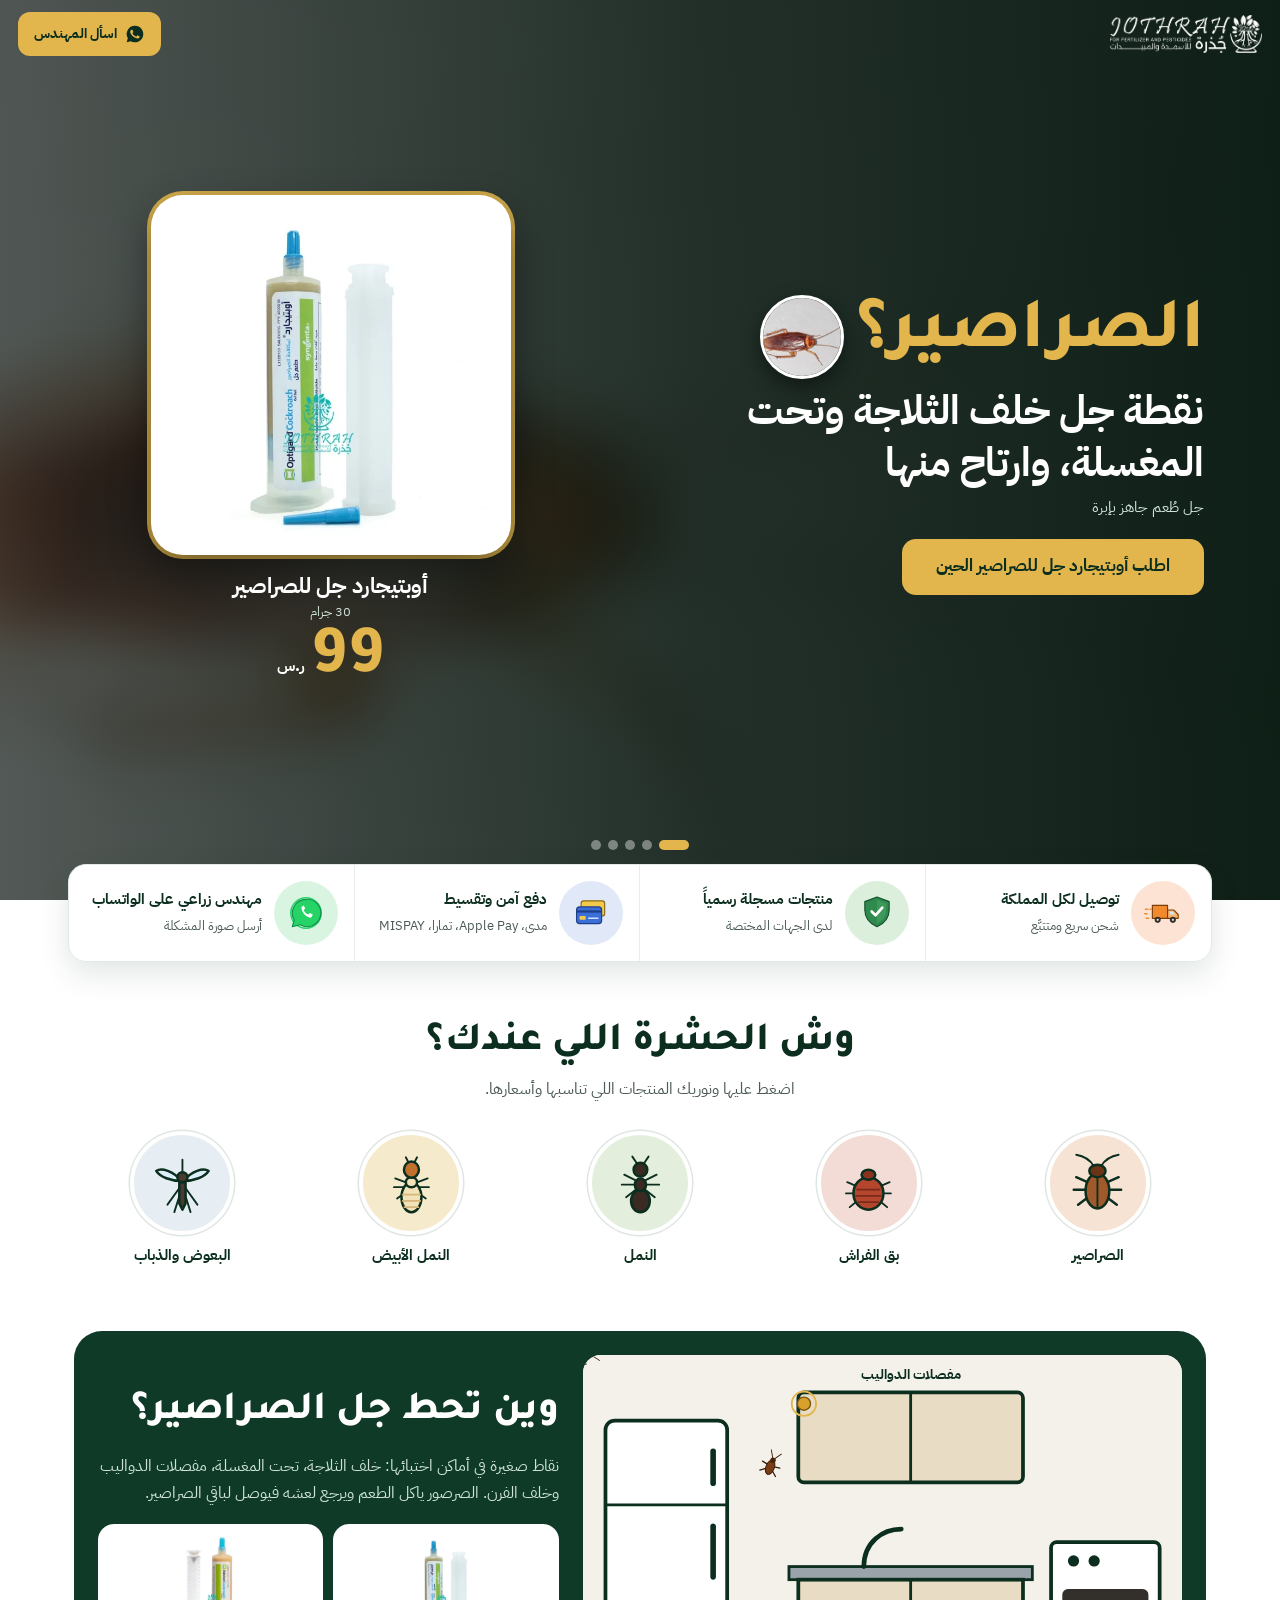
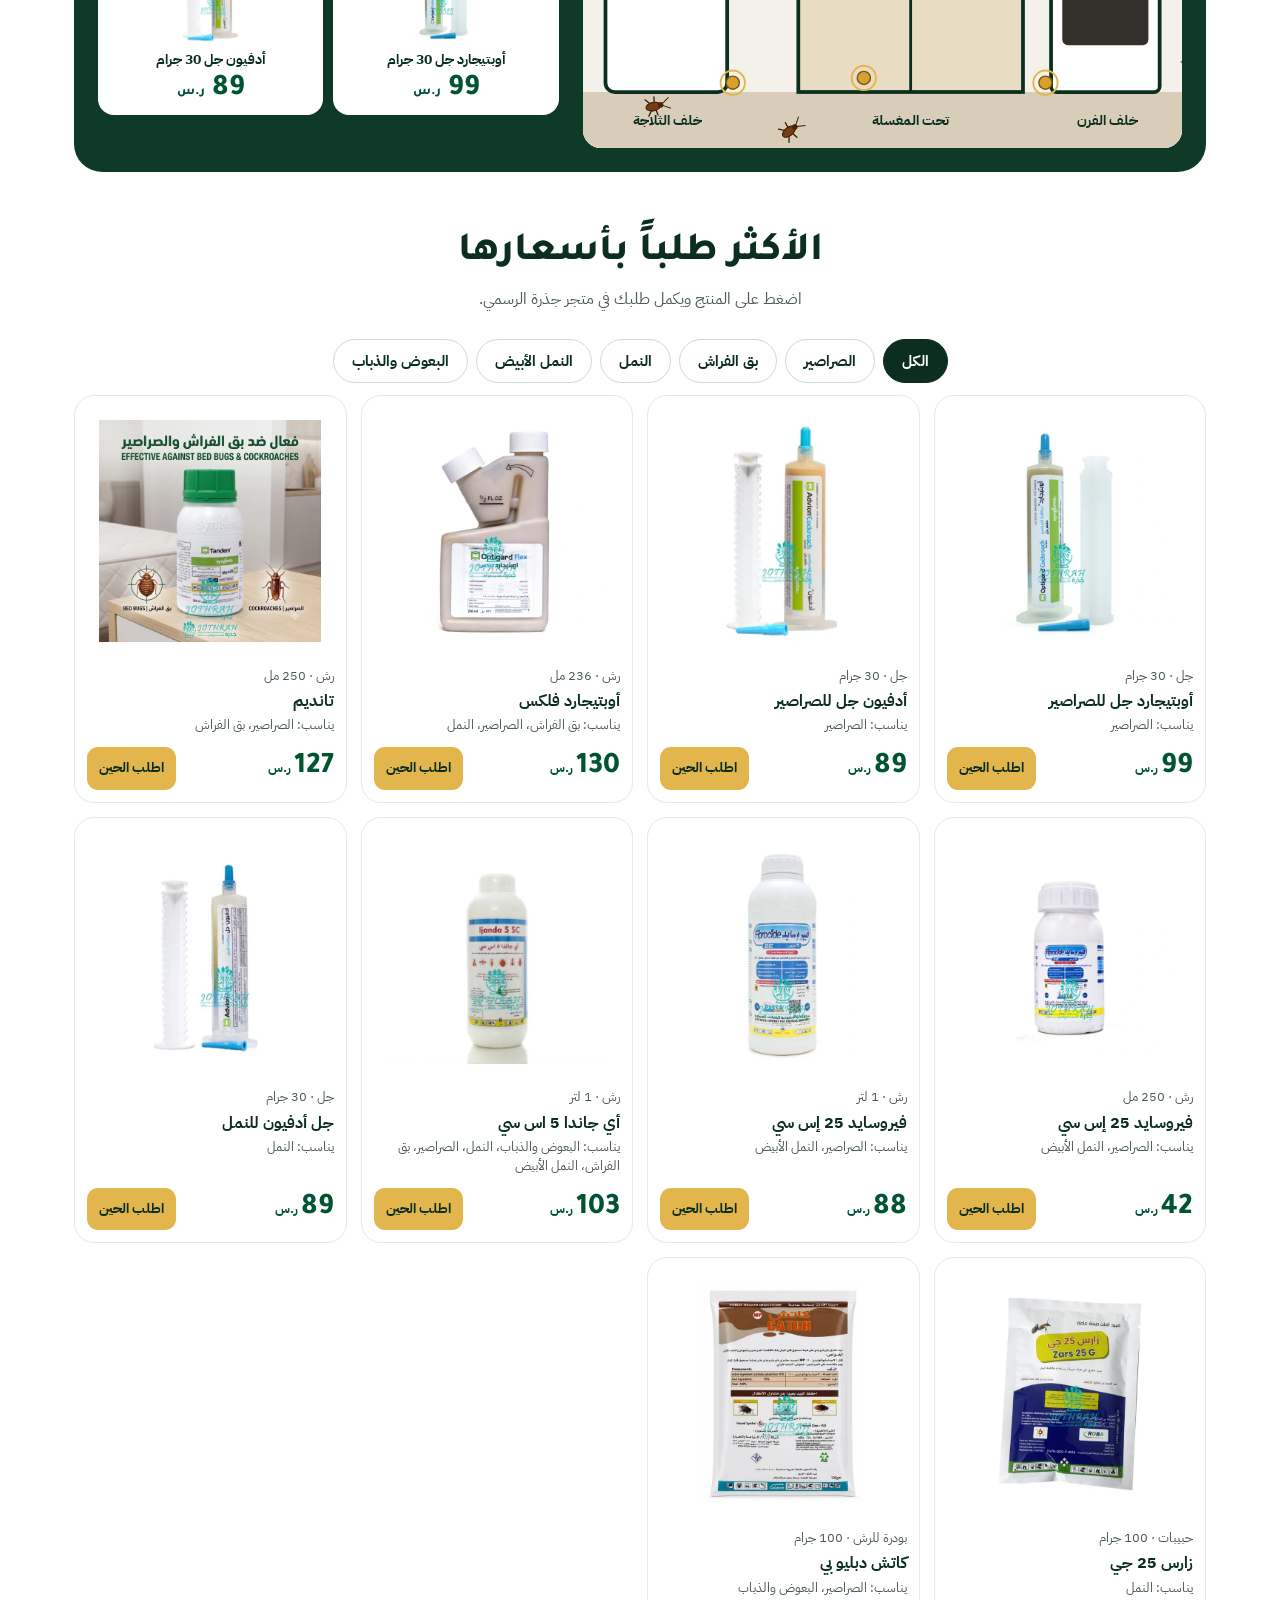
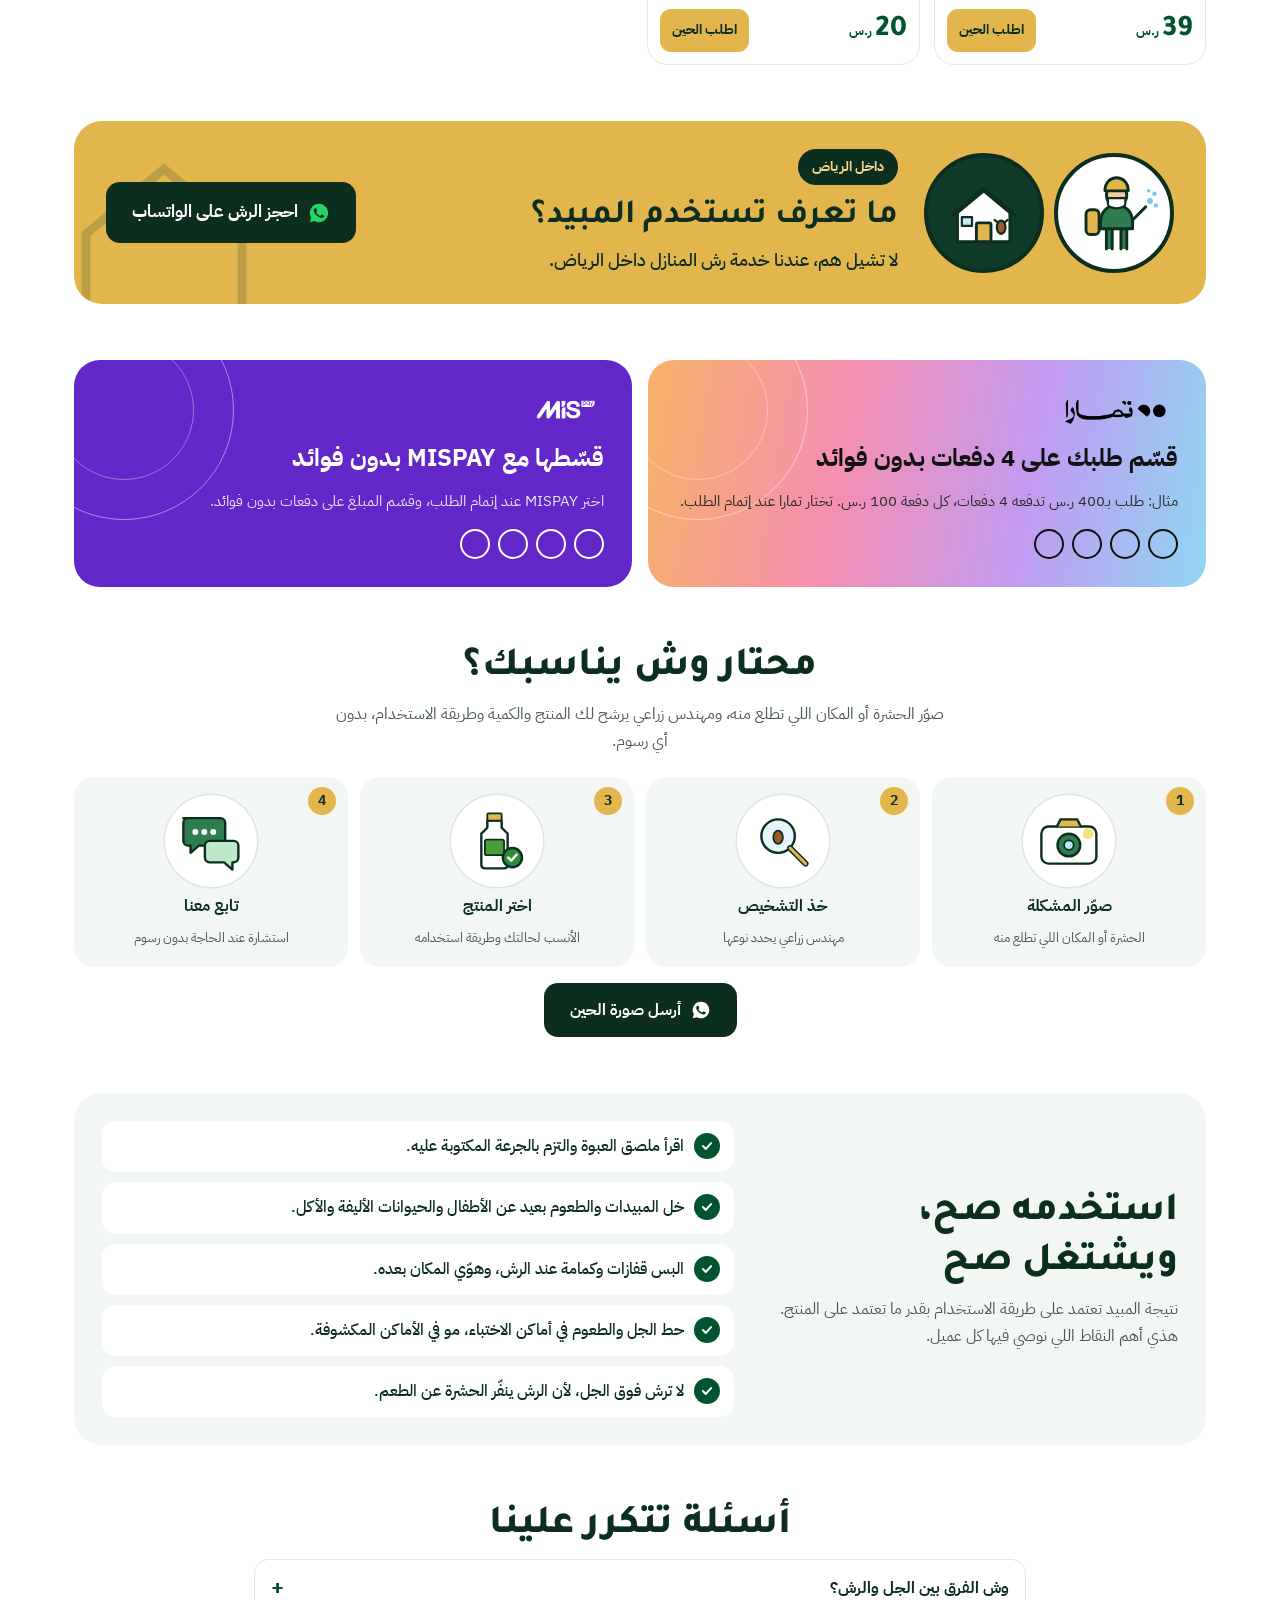
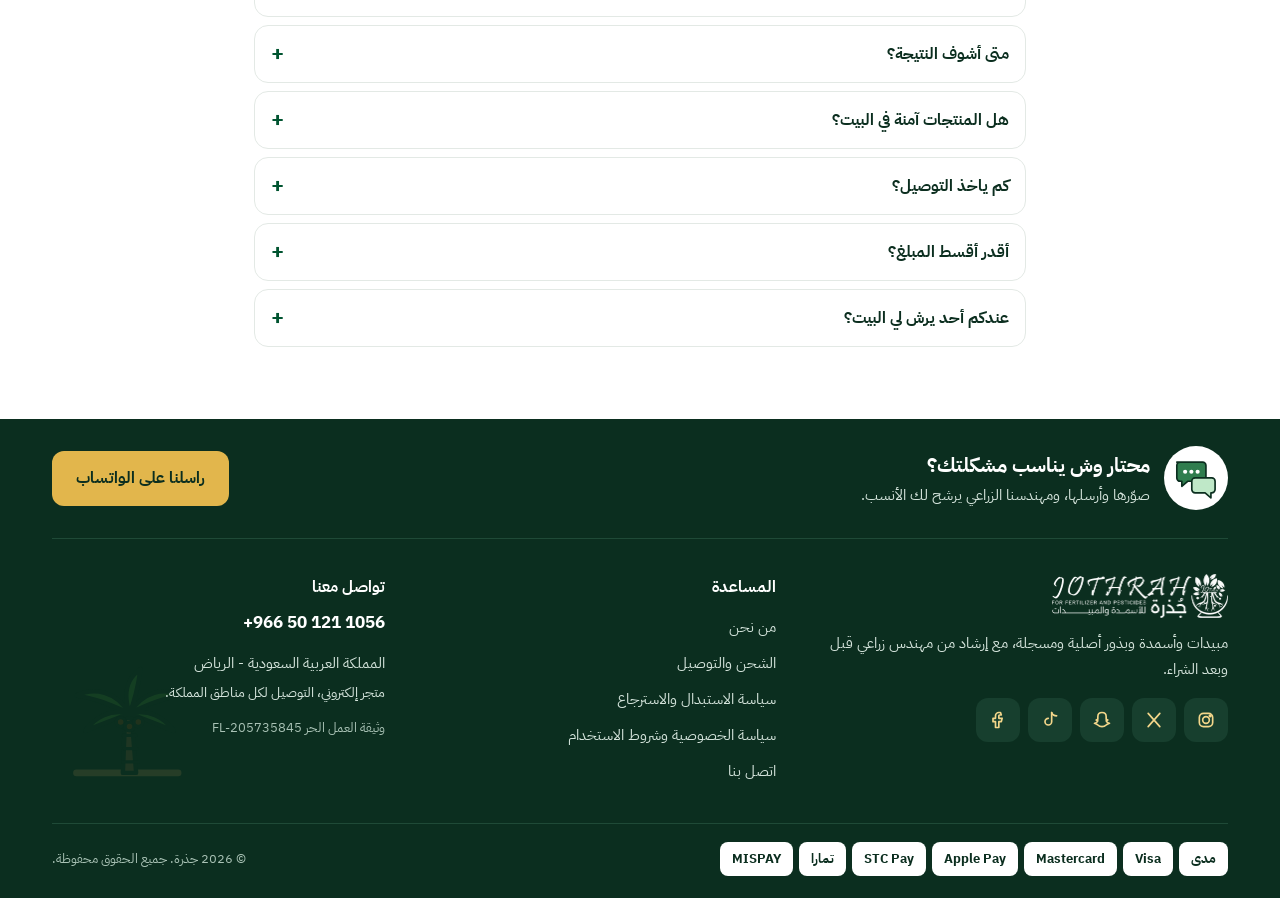
<file: index.html>
<!DOCTYPE html>
<html lang="ar" dir="rtl">
<head>
<meta charset="utf-8">
<meta name="viewport" content="width=device-width,initial-scale=1,viewport-fit=cover">
<title>جذرة | حلول الصراصير وبق الفراش والنمل الأبيض بأسعار واضحة</title>
<meta name="description" content="أوبتيجارد، أوبتيجارد فلكس، فيروسايد، تانديم، أي جاندا وغيرها. مبيدات صحة عامة أصلية ومسجلة بأسعار واضحة، مع مهندس زراعي يرد عليك على الواتساب وتوصيل لكل مناطق المملكة.">
<link rel="canonical" href="https://offers.jothrah.com/">
<meta property="og:title" content="جذرة | حلول حشرات البيت بأسعار واضحة">
<meta property="og:description" content="صراصير؟ بق فراش؟ نمل أبيض؟ الحل وسعره قدامك، ومهندس زراعي يرد عليك.">
<meta property="og:image" content="https://offers.jothrah.com/assets/hero/roach.jpg">
<meta property="og:url" content="https://offers.jothrah.com/"><meta property="og:locale" content="ar_SA">
<meta name="theme-color" content="#0b2e1f">
<link rel="icon" href="/assets/logo-dark.png">
<link rel="preload" as="image" href="/assets/hero/roach-v.jpg" media="(max-width:859px)"><link rel="preload" as="image" href="/assets/hero/roach.jpg" media="(min-width:860px)">
<link rel="preconnect" href="https://fonts.googleapis.com"><link rel="preconnect" href="https://fonts.gstatic.com" crossorigin>
<link href="https://fonts.googleapis.com/css2?family=IBM+Plex+Sans+Arabic:wght@400;500;700&family=Tajawal:wght@800&display=swap" rel="stylesheet" media="print" onload="this.media='all'"><noscript><link href="https://fonts.googleapis.com/css2?family=IBM+Plex+Sans+Arabic:wght@400;500;700&family=Tajawal:wght@800&display=swap" rel="stylesheet"></noscript>
<!-- Snap Pixel: يتركب هنا بعد ما يتوفر Pixel ID من Snap Ads Manager -->
<style>
body{margin:0;background:#fff}a{color:#005430}a:hover{color:#003d23}
.ic{width:78%;height:78%;overflow:visible}.ic *{transform-box:fill-box;transform-origin:center}
@keyframes bob{50%{transform:translateY(-6px)}}@keyframes wig{0%,100%{transform:rotate(-7deg)}50%{transform:rotate(7deg)}}@keyframes flap{50%{transform:scaleY(.45)}}@keyframes sway{0%,100%{transform:rotate(-5deg)}50%{transform:rotate(5deg)}}@keyframes crawl{0%,100%{transform:translate(0,0)}50%{transform:translate(0,-4px)}}@keyframes mist{0%{opacity:0;transform:translate(0,0) scale(.5)}40%{opacity:1}100%{opacity:0;transform:translate(10px,-8px) scale(1.3)}}@keyframes grow{50%{transform:scaleY(1.08) translateY(-2px)}}@keyframes dash{to{stroke-dashoffset:-40}}@keyframes tick{to{transform:translateX(50%)}}@keyframes inch{50%{transform:scaleX(.85)}}@keyframes floaty{50%{transform:translateY(-12px) rotate(8deg)}}@keyframes spin{to{transform:rotate(360deg)}}
.a-bob{animation:bob 3s ease-in-out infinite}.a-crawl{animation:crawl 1.2s ease-in-out infinite}.a-leg{animation:wig .45s ease-in-out infinite}.a-ant{animation:sway 1.6s ease-in-out infinite;transform-origin:center bottom!important}.a-wing{animation:flap .18s linear infinite;transform-origin:center bottom!important}.a-hover{animation:bob 1.4s ease-in-out infinite}.a-tail{animation:sway 1.2s ease-in-out infinite;transform-origin:right top!important}.a-sting{animation:sway 1.8s ease-in-out infinite;transform-origin:left top!important}.a-sway{animation:sway 4s ease-in-out infinite;transform-origin:left bottom!important}.a-sway2{animation:sway 3s ease-in-out infinite;transform-origin:center bottom!important}.a-fronds{animation:sway 3.6s ease-in-out infinite;transform-origin:center bottom!important}.a-mist circle{animation:mist 1.6s ease-out infinite}.a-mist circle:nth-child(2){animation-delay:.4s}.a-mist circle:nth-child(3){animation-delay:.8s}.a-mist circle:nth-child(4){animation-delay:1.2s}.a-grow{animation:grow 2.4s ease-in-out infinite;transform-origin:center bottom!important}.a-trail{stroke-dasharray:6 8;animation:dash 1.5s linear infinite}.a-inch{animation:inch 1.4s ease-in-out infinite;transform-origin:left bottom!important}.a-crawl2{animation:crawl .9s ease-in-out infinite}
.tick{display:flex;gap:28px;width:max-content;animation:tick 40s linear infinite}.tick .dot{color:#e2b64c}
.sbrow{display:grid;grid-template-columns:repeat(8,minmax(0,1fr));gap:12px}.sb{display:flex;flex-direction:column;align-items:center;gap:8px;text-decoration:none;color:#0b2e1f;text-align:center}.sbi{width:96px;height:96px;border-radius:50%;display:grid;place-items:center;border:3px solid #fff;box-shadow:0 0 0 1.5px #dfe6e2}.sb:hover .sbi{box-shadow:0 0 0 2.5px #005430}.sbn{font-weight:700;font-size:14px;line-height:1.4}
.cats{display:grid;grid-template-columns:repeat(5,minmax(0,1fr));gap:14px}.cb{border:0;border-radius:22px;padding:14px 8px;display:flex;flex-direction:column;align-items:center;gap:10px;cursor:pointer;font:inherit;color:#0b2e1f}.cbi{width:118px;height:118px;border-radius:50%;display:grid;place-items:center;border:4px solid #fff;box-shadow:0 0 0 1.5px #dfe6e2}.cbn{font-weight:700;font-size:16px}
.where{display:grid;grid-template-columns:repeat(4,minmax(0,1fr));gap:16px}.wc{border-radius:22px;padding:22px;display:flex;flex-direction:column;gap:8px;min-height:260px;box-sizing:border-box}.wci{width:84px;height:84px;border-radius:50%;background:#fff;display:grid;place-items:center;margin-bottom:6px;align-self:flex-start}
.feat{display:grid;grid-template-columns:repeat(4,minmax(0,1fr));border:1px solid #e3e9e5;border-radius:18px;background:#fff}.fi{display:flex;align-items:center;gap:12px;padding:16px}.fi+.fi{border-right:1px solid #e8eeea}.fic{flex:none;width:64px;height:64px;border-radius:50%;display:grid;place-items:center}.fic svg{width:38px;height:38px;overflow:visible}
@keyframes fwheel{to{transform:rotate(360deg)}}@keyframes ftruck{0%,100%{transform:translate(0,0)}50%{transform:translate(3px,-2px)}}@keyframes flines{to{stroke-dashoffset:24}}@keyframes fcheck{0%,20%{stroke-dashoffset:60}55%,100%{stroke-dashoffset:0}}@keyframes fcard{0%,100%{transform:rotate(-6deg) translateY(0)}50%{transform:rotate(-2deg) translateY(-3px)}}@keyframes fring{0%{opacity:.8;transform:scale(.8)}100%{opacity:0;transform:scale(1.25)}}
.fic svg *{transform-box:fill-box;transform-origin:center}.f-wheel{animation:fwheel .8s linear infinite}.f-truck{animation:ftruck 1s ease-in-out infinite}.f-lines path{animation:flines .6s linear infinite}.f-check{stroke-dasharray:60;animation:fcheck 2.6s ease-in-out infinite}.f-pulse{animation:pulse 2.6s ease-in-out infinite}.f-card{animation:fcard 3s ease-in-out infinite}.f-card2{animation:fcard 3s ease-in-out infinite reverse}.f-ring{animation:fring 1.8s ease-out infinite}.f-wa{animation:bob 2.4s ease-in-out infinite}
.slide{display:grid;grid-template-columns:minmax(0,1fr) minmax(0,.9fr);align-items:center;gap:32px}.prods{display:grid;grid-template-columns:repeat(4,minmax(0,1fr));gap:16px}.fp{display:grid;grid-template-columns:minmax(0,1fr) minmax(0,.8fr);gap:32px;align-items:center}.tips{display:grid;grid-template-columns:minmax(0,.9fr) minmax(0,1.1fr);gap:28px;align-items:center}
@keyframes rise{0%{opacity:0;transform:translateY(6px)}50%{opacity:1}100%{opacity:0;transform:translateY(-14px)}}@keyframes drip{0%{transform:translateY(-6px);opacity:0}30%{opacity:1}100%{transform:translateY(16px);opacity:0}}@keyframes jump{50%{transform:translateY(-5px)}}@keyframes pulse{50%{transform:scale(1.06)}}@keyframes fill4{0%,15%{background:transparent}25%,100%{background:currentColor}}
.a-rise circle{animation:rise 2s ease-out infinite}.a-rise circle:nth-child(2){animation-delay:.6s}.a-rise circle:nth-child(3){animation-delay:1.2s}.a-pour{animation:sway 2.6s ease-in-out infinite;transform-origin:right top!important}.a-jump circle{animation:jump 1.2s ease-in-out infinite}.a-jump circle:nth-child(2n){animation-delay:.3s}.a-jump circle:nth-child(3n){animation-delay:.6s}.a-drip{animation:drip 1.8s ease-in infinite}.a-orbit{animation:spin 8s linear infinite}.a-orbit2{animation:spin 6s linear infinite reverse}.a-root{animation:grow 2.4s ease-in-out infinite;transform-origin:center top!important}.a-pulse{animation:pulse 2.2s ease-in-out infinite}.a-spin{animation:spin 10s linear infinite}@keyframes slide{50%{transform:translateX(-6px)}}@keyframes tw{50%{opacity:.35}}.a-slide{animation:slide 3s ease-in-out infinite}.a-twinkle circle{animation:tw 2s ease-in-out infinite}.a-twinkle circle:nth-child(2n){animation-delay:.7s}.a-jump2{animation:jump 1s ease-in-out infinite}.a-wiggle{animation:sway 1s ease-in-out infinite}
.pay{display:grid;grid-template-columns:repeat(2,minmax(0,1fr));gap:16px}.dots4{display:flex;gap:8px}.dots4 i{width:30px;height:30px;border-radius:50%;border:2.5px solid currentColor;animation:fill4 4s ease-in-out infinite}.dots4 i:nth-child(2){animation-delay:.6s}.dots4 i:nth-child(3){animation-delay:1.2s}.dots4 i:nth-child(4){animation-delay:1.8s}
@media (max-width:1000px){.pay{grid-template-columns:minmax(0,1fr)}}
.vs{display:grid;grid-template-columns:minmax(0,1fr) auto minmax(0,1.1fr);gap:18px;align-items:center}.why4{display:grid;grid-template-columns:repeat(4,minmax(0,1fr));gap:14px}.jr{display:grid;grid-template-columns:repeat(4,minmax(0,1fr));gap:14px;position:relative}@keyframes flash{0%,80%,100%{opacity:0}85%{opacity:1}}@keyframes scan{0%,100%{transform:translate(0,0)}25%{transform:translate(8px,-6px)}50%{transform:translate(0,-10px)}75%{transform:translate(-8px,-4px)}}@keyframes typing{0%,100%{opacity:.2}50%{opacity:1}}.a-flash{animation:flash 2.4s linear infinite}.a-scan{animation:scan 3s ease-in-out infinite}.a-typing circle{animation:typing 1.2s ease-in-out infinite}.a-typing circle:nth-child(2){animation-delay:.2s}.a-typing circle:nth-child(3){animation-delay:.4s}
@media (max-width:1000px){.vs{grid-template-columns:minmax(0,1fr)}.vsc{justify-self:center}.why4,.jr{grid-template-columns:repeat(2,minmax(0,1fr))}}
@media (max-width:1000px){.fcols{grid-template-columns:repeat(2,minmax(0,1fr))!important}}
@media (max-width:600px){.fcols{grid-template-columns:minmax(0,1fr)!important}.fcta a{width:100%;justify-content:center}.sprayb{padding:22px!important}.sprayb a{width:100%;justify-content:center}.why4,.jr{grid-template-columns:minmax(0,1fr)}}
@media (max-width:1000px){.sbrow{grid-template-columns:repeat(4,minmax(0,1fr))}.where{grid-template-columns:repeat(2,minmax(0,1fr))}.feat{grid-template-columns:repeat(2,minmax(0,1fr))}.fi:nth-child(3){border-right:0}.fi:nth-child(n+3){border-top:1px solid #e8eeea}.cbi{width:96px;height:96px}.prods{grid-template-columns:repeat(2,minmax(0,1fr))}.tips{grid-template-columns:minmax(0,1fr)}.nav{display:none!important}}
@media (max-width:600px){.slide span[style*=floaty]{width:62px!important;height:62px!important}.slide,.fp{grid-template-columns:minmax(0,1fr)}.slide .ring{width:220px!important;height:220px!important}.cats{display:flex;overflow-x:auto;gap:10px;padding-bottom:6px}.cb{flex:none;width:118px}.cbi{width:84px;height:84px}.sbrow{grid-template-columns:repeat(3,minmax(0,1fr));gap:10px}.sbi{width:84px;height:84px}.where{grid-template-columns:minmax(0,1fr)}.wc{min-height:0}.feat{grid-template-columns:minmax(0,1fr)}.fi+.fi{border-right:0;border-top:1px solid #e8eeea}.wrap{padding-inline:14px!important}.st{font-size:30px!important}.h2{font-size:22px!important}.search{display:none!important}.fpimg{width:220px!important;height:220px!important}}
@media (prefers-reduced-motion:reduce){*{animation:none!important}}

*{box-sizing:border-box}html{scroll-behavior:smooth;scroll-padding-top:70px;-webkit-text-size-adjust:100%}body{margin:0;background:#fff;color:#0b2e1f;font:16px/1.7 'IBM Plex Sans Arabic',system-ui,sans-serif;overflow-x:clip}img{max-width:100%;display:block}[hidden]{display:none!important}a{color:#005430}
.wrap{max-width:1180px;margin:0 auto;padding:0 24px}
.top{position:fixed;top:0;inset-inline:0;z-index:60;display:flex;justify-content:space-between;align-items:center;padding:12px 18px;transition:background .3s}.top.s{background:#0b2e1f;box-shadow:0 4px 18px rgba(0,0,0,.25)}.top img{height:38px;width:auto}.twa{display:inline-flex;align-items:center;gap:8px;background:#e2b64c;color:#0b2e1f;text-decoration:none;font-weight:700;font-size:14px;padding:0 16px;height:44px;border-radius:12px}
.hero{position:relative;height:100svh;min-height:620px;max-height:980px;overflow:hidden;background:#0b2e1f;color:#fff}
.hs{position:absolute;inset:0;opacity:0;visibility:hidden;transition:opacity .9s,visibility .9s}.hs.on{opacity:1;visibility:visible}
.hbg{position:absolute;inset:0}.hb{position:absolute;inset:0;width:100%;height:100%;object-fit:cover}.hs.on .hb{animation:kb 6s ease-out both}.hcard{display:none}
.hpat{position:absolute;inset:0;background:radial-gradient(circle at 30% 30%,#14543a,#0b2e1f 70%)}.hf{position:absolute;width:120px;height:120px;border-radius:50%;object-fit:cover;border:4px solid rgba(255,255,255,.9);box-shadow:0 14px 30px rgba(0,0,0,.4);animation:floaty 5s ease-in-out infinite}.hf0{top:12%;left:8%}.hf1{top:20%;right:10%;animation-delay:-1.5s}.hf2{top:42%;left:30%;animation-delay:-3s;width:84px;height:84px}.hf3{top:58%;left:14%;animation-delay:-2s;width:90px;height:90px}
.hsh{position:absolute;inset:0;background:linear-gradient(to top,rgba(8,26,17,.97) 0%,rgba(8,26,17,.82) 46%,rgba(8,26,17,.25) 75%,rgba(8,26,17,.55) 100%)}
.hin{position:absolute;inset:auto 0 0 0;padding:0 18px 80px;max-width:1180px;margin:0 auto;display:flex;flex-direction:column;gap:14px}
.hqr{display:flex;align-items:center;gap:12px;flex-wrap:wrap}.hps{display:flex}.hpp{width:clamp(58px,9vw,84px);height:clamp(58px,9vw,84px);border-radius:50%;object-fit:cover;border:3px solid #fff;box-shadow:0 8px 20px rgba(0,0,0,.45);animation:pbob 3.2s ease-in-out infinite}.hpp1{margin-inline-start:-14px;animation-delay:-1.6s}@keyframes pbob{0%,100%{transform:translateY(0) rotate(-4deg)}50%{transform:translateY(-6px) rotate(4deg)}}.hs.on .hpp{animation:pin .6s both,pbob 3.2s ease-in-out .6s infinite}.hs.on .hpp1{animation:pin .6s .15s both,pbob 3.2s ease-in-out -1s infinite}@keyframes pin{from{opacity:0;transform:scale(.5)}to{opacity:1;transform:scale(1)}}@media (prefers-reduced-motion:reduce){.hpp{animation:none!important}}
.hq{display:block;font-family:Tajawal,'IBM Plex Sans Arabic',sans-serif;font-weight:800;font-size:clamp(38px,8vw,72px);line-height:1.05;color:#e2b64c}.hh{display:block;font-size:clamp(22px,4.2vw,40px);line-height:1.3;margin-top:6px}.hfit{display:block;color:#cfe3d8;font-size:15px;margin-top:6px}
.hs.on .hq,.hs.on .hh,.hs.on .hfit,.hs.on .hprod{animation:up .7s both}.hs.on .hh{animation-delay:.1s}.hs.on .hfit{animation-delay:.18s}.hs.on .hprod{animation-delay:.26s}
.hprod{order:-1;display:flex;align-items:flex-end;gap:14px}
.hring{flex:none;width:min(46vw,190px);aspect-ratio:1/1;border-radius:24px;background:#fff;display:grid;place-items:center;overflow:hidden;box-shadow:0 18px 40px rgba(0,0,0,.45),0 0 0 4px rgba(226,182,76,.9)}.hring img{width:92%;height:92%;object-fit:contain}
.hpi{display:flex;flex-direction:column;min-width:0}.hpn{font-size:17px;line-height:1.35}.hsz{font-size:13px;color:#cfe3d8}.hpr{font-family:Tajawal,sans-serif;font-weight:800;font-size:44px;line-height:1;color:#e2b64c;margin-top:4px}.hpr small{font-size:16px;margin-inline-start:6px;color:#fff;font-family:'IBM Plex Sans Arabic',sans-serif;font-weight:700}
.hcta{display:flex;align-items:center;justify-content:center;min-height:56px;border-radius:14px;background:#e2b64c;color:#0b2e1f;text-decoration:none;font-weight:800;font-size:17px}
.hdots{position:absolute;bottom:50px;inset-inline:0;display:flex;justify-content:center;gap:7px;z-index:3}.hd{width:10px;height:10px;border-radius:999px;border:0;background:rgba(255,255,255,.4);padding:0;cursor:pointer;transition:width .3s}.hd.on{width:30px;background:#e2b64c}
@media (min-width:860px){.hsh{background:linear-gradient(to left,rgba(8,26,17,.94) 0%,rgba(8,26,17,.75) 46%,rgba(8,26,17,.35) 100%)}.hb{filter:blur(26px) brightness(.55);transform:scale(1.2)}.hs.on .hb{animation:none}
.hcard{display:block;position:absolute;left:5%;top:50%;transform:translateY(-50%);width:42%;max-height:70%;object-fit:contain;border-radius:20px;filter:drop-shadow(0 24px 40px rgba(0,0,0,.5))}
.hcard{display:none!important}.hin{inset:0;padding:100px 56px 110px;max-width:1240px;display:grid;grid-template-columns:minmax(0,1.05fr) minmax(0,.95fr);grid-template-areas:"tx pr" "cta pr";align-content:center;column-gap:56px;row-gap:18px}.htx{grid-area:tx;align-self:end}.hcta{grid-area:cta;align-self:start;justify-self:start;padding:0 34px}.hprod{grid-area:pr;order:0;flex-direction:column;align-items:center;justify-content:center;gap:16px}.hring{width:min(30vw,360px);border-radius:32px}.hpi{align-items:center;text-align:center}.hpr{font-size:68px}.hpn{font-size:22px}.hf{width:170px;height:170px}.hf1{top:auto;bottom:12%;right:auto;left:3%;width:130px;height:130px}}
.trust{max-width:1180px;margin:-36px auto 0;padding:0 18px;position:relative;z-index:5}.feat{display:grid;grid-template-columns:repeat(4,minmax(0,1fr));border:1px solid #e3e9e5;border-radius:18px;background:#fff;box-shadow:0 12px 30px rgba(6,59,36,.12)}
.sec{padding:56px 0 0}.h2{font-family:Tajawal,'IBM Plex Sans Arabic',sans-serif;font-weight:800;font-size:clamp(28px,4.4vw,40px);line-height:1.25;margin:0 0 8px;text-align:center}.sub{text-align:center;color:#4a5a52;margin:0 auto 22px;max-width:620px}
.pks{display:grid;grid-template-columns:repeat(5,minmax(0,1fr));gap:12px}.pk{border:0;background:none;font:inherit;font-weight:700;font-size:15px;color:#0b2e1f;display:flex;flex-direction:column;align-items:center;gap:8px;cursor:pointer;padding:6px;border-radius:18px}.pki{width:104px;height:104px;border-radius:50%;display:grid;place-items:center;border:4px solid #fff;box-shadow:0 0 0 1.5px #dfe6e2;transition:box-shadow .2s}.pk:hover .pki,.pk.on .pki{box-shadow:0 0 0 3px #005430}
.gel{display:grid;grid-template-columns:minmax(0,1.3fr) minmax(0,1fr);gap:24px;align-items:center;background:#0e3a27;color:#fff;border-radius:28px;padding:24px}.scene{width:100%;height:auto;border-radius:18px;background:#f4f1ea}.gel h2{color:#fff;text-align:start}.gel p{color:#cfe3d8}
.gd{animation:pulse 1.6s ease-in-out infinite;transform-box:fill-box;transform-origin:center}.gr{animation:ring 1.6s ease-out infinite;transform-box:fill-box;transform-origin:center}@keyframes ring{0%{opacity:.9;transform:scale(.6)}100%{opacity:0;transform:scale(1.6)}}
.gp{display:flex;gap:10px;margin-top:16px}.gp a{flex:1;background:#fff;color:#0b2e1f;border-radius:16px;padding:10px;text-decoration:none;display:flex;flex-direction:column;align-items:center;text-align:center;gap:4px}.gp img{width:110px;height:110px;object-fit:contain}.gp b{font-size:14px}.gp .pp{font-family:Tajawal,sans-serif;font-weight:800;font-size:30px;color:#005430;line-height:1}
.chips{display:flex;gap:8px;overflow-x:auto;padding:4px 2px 12px;justify-content:center;flex-wrap:wrap}.chip{border:1.5px solid #cfdcd5;background:#fff;border-radius:999px;padding:0 18px;height:44px;font:inherit;font-weight:700;font-size:14.5px;color:#0b2e1f;cursor:pointer;white-space:nowrap}.chip.on{background:#0b2e1f;color:#fff;border-color:#0b2e1f}
.grid{display:grid;grid-template-columns:repeat(4,minmax(0,1fr));gap:14px}.pc{background:#fff;border:1px solid #e3e9e5;border-radius:20px;padding:12px;text-decoration:none;color:#0b2e1f;display:flex;flex-direction:column;gap:4px;transition:transform .2s,box-shadow .2s}.pc:hover{transform:translateY(-3px);box-shadow:0 12px 26px rgba(6,59,36,.12)}.pci{aspect-ratio:1/1;display:grid;place-items:center;margin-bottom:6px}.pci img{width:90%;height:90%;object-fit:contain}.pcf{font-size:12.5px;color:#4a5a52}.pcn{font-size:16px;line-height:1.4}.pcs{font-size:12.5px;color:#4a5a52;line-height:1.5}.pcb{display:flex;justify-content:space-between;align-items:center;margin-top:auto;padding-top:8px;gap:8px}.pcp{font-family:Tajawal,sans-serif;font-weight:800;font-size:30px;line-height:1;color:#005430}.pcp small{font-size:13px;font-family:'IBM Plex Sans Arabic',sans-serif;font-weight:700}.pco{background:#e2b64c;color:#0b2e1f;font-weight:800;font-size:13.5px;border-radius:11px;padding:10px 12px;white-space:nowrap}
.jr{display:grid;grid-template-columns:repeat(4,minmax(0,1fr));gap:12px}.js{position:relative;background:#f2f7f3;border-radius:20px;padding:18px 12px;display:flex;flex-direction:column;align-items:center;text-align:center;gap:6px}.jn{position:absolute;top:10px;right:12px;width:28px;height:28px;border-radius:50%;background:#e2b64c;font-weight:800;display:grid;place-items:center;font-size:14px}.ji{width:92px;height:92px;border-radius:50%;background:#fff;display:grid;place-items:center;box-shadow:0 0 0 1.5px #dfe6e2}.js small{color:#4a5a52}
.jcta{display:flex;justify-content:center;margin-top:16px}.jcta a{display:inline-flex;align-items:center;gap:10px;background:#0b2e1f;color:#fff;text-decoration:none;font-weight:800;font-size:16px;padding:0 26px;height:54px;border-radius:14px}
.safe{display:grid;grid-template-columns:minmax(0,.8fr) minmax(0,1.2fr);gap:22px;align-items:center;background:#f2f7f3;border-radius:28px;padding:28px}.safe ul{list-style:none;margin:0;padding:0;display:grid;gap:10px}.safe li{display:flex;gap:10px;align-items:flex-start;background:#fff;border-radius:14px;padding:12px 14px;font-weight:500}.ok{flex:none;width:26px;height:26px;border-radius:50%;background:#005430;color:#fff;display:grid;place-items:center}
.faq details{border:1px solid #e3e9e5;border-radius:14px;padding:0 16px;margin-bottom:8px;background:#fff}.faq summary{cursor:pointer;list-style:none;display:flex;justify-content:space-between;align-items:center;gap:10px;min-height:56px;font-weight:700}.faq summary::-webkit-details-marker{display:none}.faq summary::after{content:'+';font-size:22px;color:#005430}.faq details[open] summary::after{content:'−'}.faq p{margin:0 0 14px;color:#3c4b45}
.sbar{position:fixed;inset:auto 0 0 0;z-index:70;display:none;gap:8px;padding:10px 12px calc(10px + env(safe-area-inset-bottom));background:rgba(11,46,31,.96);backdrop-filter:blur(6px);transform:translateY(110%);transition:transform .3s}.sbar.v{transform:none}.sbar a{flex:1;display:flex;align-items:center;justify-content:center;gap:8px;height:50px;border-radius:12px;font-weight:800;text-decoration:none;font-size:15.5px}.sb1{background:#e2b64c;color:#0b2e1f}.sb2{background:#25d366;color:#fff}
@media (max-width:860px){.grid{grid-template-columns:repeat(2,minmax(0,1fr))}.gel,.safe{grid-template-columns:minmax(0,1fr)}.jr{grid-template-columns:repeat(2,minmax(0,1fr))}.feat{grid-template-columns:repeat(2,minmax(0,1fr))}.sbar{display:flex}body{padding-bottom:72px}.fcols{grid-template-columns:minmax(0,1fr)!important}}
@media (max-width:600px){.pks{grid-template-columns:repeat(3,minmax(0,1fr))}.pki{width:84px;height:84px}.wrap{padding:0 14px}.grid{gap:10px}.pc{padding:10px}.pcp{font-size:26px}.pco{padding:9px 10px;font-size:12.5px}.gel,.safe{padding:16px;border-radius:22px}.sprayb{padding:22px!important}.sprayb a{width:100%;justify-content:center}.hpr{font-size:40px}.fic{width:50px!important;height:50px!important}.fic svg{width:30px!important;height:30px!important}.fi{padding:12px!important;gap:8px!important}.fi b{font-size:13.5px!important}.pcb{flex-direction:column;align-items:stretch}.pco{text-align:center}}
</style>
</head>
<body>
<div class="top"><img src="/assets/logo-light.png" alt="جذرة للأسمدة والمبيدات والبذور" width="152" height="38"><a class="twa" href="https://wa.me/966501211056"><svg width="20" height="20" viewBox="0 0 24 24" fill="currentColor" aria-hidden="true"><path d="M12 2a10 10 0 0 0-8.6 15.1L2 22l5-1.3A10 10 0 1 0 12 2zm5.2 14.1c-.2.6-1.3 1.2-1.8 1.2-.5.1-1 .2-3.3-.7-2.8-1.1-4.6-4-4.7-4.2-.1-.2-1.1-1.5-1.1-2.9s.7-2.1 1-2.4c.2-.3.5-.3.7-.3h.5c.2 0 .4 0 .6.5l.8 2c.1.2.1.4 0 .5l-.4.6-.4.4c-.1.1-.3.3-.1.6.2.3.8 1.3 1.7 2.1 1.2 1 2.1 1.3 2.4 1.5.3.1.5.1.6-.1l.9-1.1c.2-.3.4-.2.7-.1l1.9.9c.3.1.5.2.5.3.1.2.1.7-.1 1.3z"/></svg>اسأل المهندس</a></div>
<section class="hero" aria-roledescription="عرض متغير" aria-label="منتجات جذرة">
<div class="hs on" data-i="0">
<div class="hbg" aria-hidden="true"><img class="hb" src="/assets/hero/roach.jpg" data-srcm="/assets/hero/roach-v.jpg" alt="" fetchpriority="high"><img class="hcard" src="/assets/hero/roach.jpg" data-x="/assets/hero/roach-v.jpg" alt=""></div><div class="hsh" aria-hidden="true"></div>
<div class="hin">
<div class="htx"><div class="hqr"><span class="hq">الصراصير؟</span><span class="hps"><img class="hpp hpp0" src="/assets/pest/roach.jpg" alt="صرصور" width="72" height="72"></span></div><b class="hh">نقطة جل خلف الثلاجة وتحت المغسلة، وارتاح منها</b><span class="hfit">جل طُعم جاهز بإبرة</span></div>
<div class="hprod"><span class="hring"><img src="/assets/p/optiguard.webp" alt="أوبتيجارد جل للصراصير 30 جرام"></span><span class="hpi"><b class="hpn">أوبتيجارد جل للصراصير</b><span class="hsz">30 جرام</span><span class="hpr">99<small>ر.س</small></span></span></div>
<a class="hcta" href="https://jothrah.com/ar/optigard-cockroach-gel-bait-30g/p431889130">اطلب أوبتيجارد جل للصراصير الحين</a>
</div></div><div class="hs" data-i="1">
<div class="hbg" aria-hidden="true"><img class="hb" data-src="/assets/hero/bedbug.jpg" alt=""><img class="hcard" data-src="/assets/hero/bedbug.jpg" alt=""></div><div class="hsh" aria-hidden="true"></div>
<div class="hin">
<div class="htx"><div class="hqr"><span class="hq">بق الفراش؟</span><span class="hps"><img class="hpp hpp0" data-src="/assets/pest/bedbug.jpg" alt="بق الفراش" width="72" height="72"></span></div><b class="hh">لا تخليه يسهرك، حله يوصلك لين بابك</b><span class="hfit">لبق الفراش والصراصير والنمل</span></div>
<div class="hprod"><span class="hring"><img data-src="/assets/p/flex.webp" alt="أوبتيجارد فلكس 236 مل"></span><span class="hpi"><b class="hpn">أوبتيجارد فلكس</b><span class="hsz">236 مل</span><span class="hpr">130<small>ر.س</small></span></span></div>
<a class="hcta" href="https://jothrah.com/ar/optigard-flex-bed-bugs-cockroaches-236ml/p1359983548">اطلب أوبتيجارد فلكس الحين</a>
</div></div><div class="hs" data-i="2">
<div class="hbg" aria-hidden="true"><img class="hb" data-src="/assets/hero/termite.jpg" alt=""><img class="hcard" data-src="/assets/hero/termite.jpg" alt=""></div><div class="hsh" aria-hidden="true"></div>
<div class="hin">
<div class="htx"><div class="hqr"><span class="hq">النمل الأبيض؟</span><span class="hps"><img class="hpp hpp0" data-src="/assets/pest/termite.jpg" alt="النمل الأبيض" width="72" height="72"></span></div><b class="hh">يأكل الخشب بصمت، لا تنتظر لين يبان الضرر</b><span class="hfit">للصراصير والنمل الأبيض</span></div>
<div class="hprod"><span class="hring"><img data-src="/assets/p/fiprocide250.webp" alt="فيروسايد 25 إس سي 250 مل"></span><span class="hpi"><b class="hpn">فيروسايد 25 إس سي</b><span class="hsz">250 مل</span><span class="hpr">42<small>ر.س</small></span></span></div>
<a class="hcta" href="https://jothrah.com/ar/fiprocide-25-sc-250ml/p1158950853">اطلب فيروسايد 25 إس سي الحين</a>
</div></div><div class="hs" data-i="3">
<div class="hbg" aria-hidden="true"><div class="hpat" aria-hidden="true"><img class="hf hf0" data-src="/assets/pest/roach.jpg" alt=""><img class="hf hf1" data-src="/assets/pest/bedbug.jpg" alt=""></div></div><div class="hsh" aria-hidden="true"></div>
<div class="hin">
<div class="htx"><div class="hqr"><span class="hq">صراصير وبق فراش؟</span><span class="hps"></span></div><b class="hh">عبوة وحدة تكفي للاثنين</b><span class="hfit">للصراصير وبق الفراش</span></div>
<div class="hprod"><span class="hring"><img data-src="/assets/p/tandem.webp" alt="تانديم 250 مل"></span><span class="hpi"><b class="hpn">تانديم</b><span class="hsz">250 مل</span><span class="hpr">127<small>ر.س</small></span></span></div>
<a class="hcta" href="https://jothrah.com/ar/tandem-250ml/p1788020210">اطلب تانديم الحين</a>
</div></div><div class="hs" data-i="4">
<div class="hbg" aria-hidden="true"><div class="hpat" aria-hidden="true"><img class="hf hf0" data-src="/assets/pest/mosquito.jpg" alt=""><img class="hf hf1" data-src="/assets/pest/fly.jpg" alt=""></div></div><div class="hsh" aria-hidden="true"></div>
<div class="hin">
<div class="htx"><div class="hqr"><span class="hq">البعوض والذباب؟</span><span class="hps"></span></div><b class="hh">عبوة لتر واحدة لحشرات البيت كلها</b><span class="hfit">للبعوض والذباب والنمل والصراصير وبق الفراش والنمل الأبيض</span></div>
<div class="hprod"><span class="hring"><img data-src="/assets/p/ijanda.webp" alt="أي جاندا 5 اس سي 1 لتر"></span><span class="hpi"><b class="hpn">أي جاندا 5 اس سي</b><span class="hsz">1 لتر</span><span class="hpr">103<small>ر.س</small></span></span></div>
<a class="hcta" href="https://jothrah.com/ar/i-ganda-5-sc-fipronil-all-pests/p308564735">اطلب أي جاندا 5 اس سي الحين</a>
</div></div>
<div class="hdots"><button class="hd on" data-go="0" aria-label="الشريحة 1"></button><button class="hd" data-go="1" aria-label="الشريحة 2"></button><button class="hd" data-go="2" aria-label="الشريحة 3"></button><button class="hd" data-go="3" aria-label="الشريحة 4"></button><button class="hd" data-go="4" aria-label="الشريحة 5"></button></div>
</section>
<div class="trust"><div class="feat"><div class="fi"><span class="fic" style="background:#fde3d3"><svg viewBox="0 0 100 100" aria-hidden="true"><g class="f-lines"><path d="M4 40h14M2 52h12M6 64h10" stroke="#f08a2c" stroke-width="4" stroke-linecap="round" stroke-dasharray="6 6"/></g><g class="f-truck"><path d="M22 30h40v34H22z" fill="#f08a2c" stroke="#7a3d0c" stroke-width="3" stroke-linejoin="round"/><path d="M62 42h16l12 12v10H62z" fill="#f8b26a" stroke="#7a3d0c" stroke-width="3" stroke-linejoin="round"/><path d="M68 46h8l6 8H68z" fill="#cfe9f7"/><g class="f-wheel"><circle cx="36" cy="68" r="8" fill="#33302c"/><circle cx="36" cy="68" r="3" fill="#ddd"/></g><g class="f-wheel"><circle cx="76" cy="68" r="8" fill="#33302c"/><circle cx="76" cy="68" r="3" fill="#ddd"/></g></g></svg></span><span><b style="display:block;font-size:14.5px">توصيل لكل المملكة</b><small style="color:#4a5a52;font-size:12.5px">شحن سريع ومتتبَّع</small></span></div><div class="fi"><span class="fic" style="background:#dcefdc"><svg viewBox="0 0 100 100" aria-hidden="true"><g class="f-pulse"><path d="M50 8l32 12v22c0 22-14 36-32 44-18-8-32-22-32-44V20z" fill="#2f8a4e" stroke="#13502b" stroke-width="3" stroke-linejoin="round"/><path d="M50 16l24 9v17c0 17-10 28-24 34z" fill="#47a466" opacity=".6"/></g><path class="f-check" d="M36 46l10 10 18-20" fill="none" stroke="#fff" stroke-width="7" stroke-linecap="round" stroke-linejoin="round"/></svg></span><span><b style="display:block;font-size:14.5px">منتجات مسجلة رسمياً</b><small style="color:#4a5a52;font-size:12.5px">لدى الجهات المختصة</small></span></div><div class="fi"><span class="fic" style="background:#e1e9f8"><svg viewBox="0 0 100 100" aria-hidden="true"><g class="f-card2"><rect x="24" y="18" width="62" height="40" rx="7" fill="#f2c94c" stroke="#8a6a12" stroke-width="3"/></g><g class="f-card"><rect x="12" y="34" width="66" height="44" rx="8" fill="#3b6fd8" stroke="#1d3f8a" stroke-width="3"/><path d="M12 46h66" stroke="#1d3f8a" stroke-width="6"/><rect x="20" y="58" width="16" height="10" rx="2" fill="#f2c94c"/><path d="M44 64h24" stroke="#cfe0ff" stroke-width="4" stroke-linecap="round"/></g></svg></span><span><b style="display:block;font-size:14.5px">دفع آمن وتقسيط</b><small style="color:#4a5a52;font-size:12.5px">مدى، Apple Pay، تمارا، MISPAY</small></span></div><div class="fi"><span class="fic" style="background:#d9f5e2"><svg viewBox="0 0 100 100" aria-hidden="true"><circle class="f-ring" cx="50" cy="50" r="40" fill="none" stroke="#25d366" stroke-width="4"/><g class="f-wa"><path d="M50 14a36 36 0 0 0-31 54L14 86l21-5A36 36 0 1 0 50 14z" fill="#25d366" stroke="#128c4a" stroke-width="3" stroke-linejoin="round"/><path d="M38 34c0 14 12 28 26 28l4-8-8-4-4 4c-6-2-10-6-12-12l4-4-4-8z" fill="#fff"/></g></svg></span><span><b style="display:block;font-size:14.5px">مهندس زراعي على الواتساب</b><small style="color:#4a5a52;font-size:12.5px">أرسل صورة المشكلة</small></span></div></div></div>

<section class="sec"><div class="wrap">
<h2 class="h2">وش الحشرة اللي عندك؟</h2><p class="sub">اضغط عليها ونوريك المنتجات اللي تناسبها وأسعارها.</p>
<div class="pks"><button class="pk" data-f="roach"><span class="pki" style="background:#f6e3d3"><svg class="ic" viewBox="0 0 120 120" aria-hidden="true"><g class="a-crawl"><g class="a-leg"><path d="M44 58l-18-8M43 70H22M45 82l-16 12M76 58l18-8M77 70h21M75 82l16 12" fill="none" stroke="#0b2e1f" stroke-width="4" stroke-linejoin="round" stroke-linecap="round"/></g><ellipse cx="60" cy="72" rx="19" ry="28" fill="#a0592a" stroke="#0b2e1f" stroke-width="4" stroke-linejoin="round" stroke-linecap="round"/><path d="M60 50v48" fill="none" stroke="#0b2e1f" stroke-width="3" stroke-linejoin="round" stroke-linecap="round"/><ellipse cx="60" cy="40" rx="13" ry="10" fill="#6b3416" stroke="#0b2e1f" stroke-width="4" stroke-linejoin="round" stroke-linecap="round"/><g class="a-ant"><path d="M54 32c-6-10-16-16-28-18M66 32c6-10 16-16 28-18" fill="none" stroke="#0b2e1f" stroke-width="3" stroke-linejoin="round" stroke-linecap="round"/></g></g></svg></span><span>الصراصير</span></button><button class="pk" data-f="bedbug"><span class="pki" style="background:#f3dcd6"><svg class="ic" viewBox="0 0 120 120" aria-hidden="true"><g class="a-crawl"><g class="a-leg"><path d="M40 64l-14-6M39 76H24M42 88l-12 10M80 64l14-6M81 76h15M78 88l12 10" fill="none" stroke="#0b2e1f" stroke-width="3" stroke-linejoin="round" stroke-linecap="round"/></g><ellipse cx="60" cy="76" rx="24" ry="26" fill="#b5462e" stroke="#0b2e1f" stroke-width="4" stroke-linejoin="round" stroke-linecap="round"/><path d="M42 70h36M40 80h40M44 90h32" stroke="#7a2a18" stroke-width="3" fill="none" stroke-linecap="round"/><ellipse cx="60" cy="46" rx="11" ry="8" fill="#8a3420" stroke="#0b2e1f" stroke-width="4" stroke-linejoin="round" stroke-linecap="round"/></g></svg></span><span>بق الفراش</span></button><button class="pk" data-f="ant"><span class="pki" style="background:#e3efdc"><svg class="ic" viewBox="0 0 120 120" aria-hidden="true"><g class="a-crawl"><g class="a-leg"><path d="M54 56l-20-10M54 62H30M55 68l-18 14M66 56l20-10M66 62h24M65 68l18 14" fill="none" stroke="#0b2e1f" stroke-width="3" stroke-linejoin="round" stroke-linecap="round"/></g><ellipse cx="60" cy="88" rx="15" ry="18" fill="#3a2a22" stroke="#0b2e1f" stroke-width="4" stroke-linejoin="round" stroke-linecap="round"/><ellipse cx="60" cy="62" rx="9" ry="10" fill="#3a2a22" stroke="#0b2e1f" stroke-width="4" stroke-linejoin="round" stroke-linecap="round"/><circle cx="60" cy="38" r="11" fill="#3a2a22" stroke="#0b2e1f" stroke-width="4" stroke-linejoin="round" stroke-linecap="round"/><g class="a-ant"><path d="M55 29l-8-12M65 29l8-12" fill="none" stroke="#0b2e1f" stroke-width="3" stroke-linejoin="round" stroke-linecap="round"/></g></g></svg></span><span>النمل</span></button><button class="pk" data-f="termite"><span class="pki" style="background:#f5ebcc"><svg class="ic" viewBox="0 0 120 120" aria-hidden="true"><g class="a-crawl"><g class="a-leg"><path d="M50 58l-16-6M50 66H32M51 74l-14 10M70 58l16-6M70 66h18M69 74l14 10" fill="none" stroke="#0b2e1f" stroke-width="3" stroke-linejoin="round" stroke-linecap="round"/></g><ellipse cx="60" cy="82" rx="16" ry="24" fill="#f3e2b8" stroke="#0b2e1f" stroke-width="4" stroke-linejoin="round" stroke-linecap="round"/><path d="M46 78h28M46 88h28M49 98h22" stroke="#d4b77a" stroke-width="3" fill="none" stroke-linecap="round"/><ellipse cx="60" cy="58" rx="9" ry="8" fill="#f3e2b8" stroke="#0b2e1f" stroke-width="4" stroke-linejoin="round" stroke-linecap="round"/><ellipse cx="60" cy="38" rx="12" ry="13" fill="#c2702d" stroke="#0b2e1f" stroke-width="4" stroke-linejoin="round" stroke-linecap="round"/><path d="M55 26l-4-8M65 26l4-8" fill="none" stroke="#0b2e1f" stroke-width="3" stroke-linejoin="round" stroke-linecap="round"/></g></svg></span><span>النمل الأبيض</span></button><button class="pk" data-f="mosq"><span class="pki" style="background:#e6eef4"><svg class="ic" viewBox="0 0 120 120" aria-hidden="true"><g class="a-hover"><g class="a-wing"><path d="M58 56C46 40 26 34 18 40c6 10 24 16 40 16zM62 56c12-16 32-22 40-16-6 10-24 16-40 16z" fill="#dbeefa" stroke="#0b2e1f" stroke-width="4" stroke-linejoin="round" stroke-linecap="round"/></g><path d="M56 66L36 94M64 66l20 28M57 74l-10 32M63 74l10 32" fill="none" stroke="#0b2e1f" stroke-width="3" stroke-linejoin="round" stroke-linecap="round"/><path d="M55 58h10v34l-5 10-5-10z" fill="#4a3a30" stroke="#0b2e1f" stroke-width="4" stroke-linejoin="round" stroke-linecap="round"/><circle cx="60" cy="50" r="8" fill="#4a3a30" stroke="#0b2e1f" stroke-width="4" stroke-linejoin="round" stroke-linecap="round"/><path d="M60 42V22" fill="none" stroke="#0b2e1f" stroke-width="3" stroke-linejoin="round" stroke-linecap="round"/></g></svg></span><span>البعوض والذباب</span></button></div>
</div></section>

<section class="sec"><div class="wrap"><div class="gel">
<svg class="scene" viewBox="0 0 640 420" role="img" aria-label="رسمة مطبخ توضح أماكن وضع جل الصراصير: خلف الثلاجة، تحت المغسلة، مفصلات الدواليب، خلف الفرن">
<rect width="640" height="420" fill="#f4f1ea"/><rect y="360" width="640" height="60" fill="#d8cdb8"/>
<rect x="24" y="70" width="130" height="290" rx="10" fill="#fff" stroke="#0b2e1f" stroke-width="4"/><path d="M24 160h130" stroke="#0b2e1f" stroke-width="3"/><rect x="136" y="100" width="6" height="40" rx="3" fill="#0b2e1f"/><rect x="136" y="180" width="6" height="60" rx="3" fill="#0b2e1f"/>
<rect x="230" y="40" width="240" height="96" rx="6" fill="#e8dcc4" stroke="#0b2e1f" stroke-width="4"/><path d="M350 40v96" stroke="#0b2e1f" stroke-width="3"/>
<rect x="220" y="226" width="260" height="14" fill="#9aa3aa" stroke="#0b2e1f" stroke-width="3"/><rect x="230" y="240" width="240" height="120" fill="#e8dcc4" stroke="#0b2e1f" stroke-width="4"/><path d="M350 240v120" stroke="#0b2e1f" stroke-width="3"/><path d="M300 226c0-26 20-40 40-40" fill="none" stroke="#0b2e1f" stroke-width="5" stroke-linecap="round"/>
<rect x="500" y="200" width="116" height="160" rx="6" fill="#fff" stroke="#0b2e1f" stroke-width="4"/><rect x="512" y="250" width="92" height="60" rx="6" fill="#33302c"/><circle cx="524" cy="220" r="6" fill="#0b2e1f"/><circle cx="546" cy="220" r="6" fill="#0b2e1f"/>
<g><circle class="gd" cx="160" cy="350" r="7" fill="#d9a12c" stroke="#7a5510" stroke-width="1.5"/><circle cx="160" cy="350" r="13" fill="none" stroke="#e2b64c" stroke-width="2" class="gr"/><text x="90" y="395" text-anchor="middle" font-size="15" font-weight="700" fill="#0b2e1f" font-family="IBM Plex Sans Arabic,sans-serif">خلف الثلاجة</text></g><g><circle class="gd" cx="300" cy="345" r="7" fill="#d9a12c" stroke="#7a5510" stroke-width="1.5"/><circle cx="300" cy="345" r="13" fill="none" stroke="#e2b64c" stroke-width="2" class="gr"/><text x="350" y="395" text-anchor="middle" font-size="15" font-weight="700" fill="#0b2e1f" font-family="IBM Plex Sans Arabic,sans-serif">تحت المغسلة</text></g><g><circle class="gd" cx="236" cy="52" r="7" fill="#d9a12c" stroke="#7a5510" stroke-width="1.5"/><circle cx="236" cy="52" r="13" fill="none" stroke="#e2b64c" stroke-width="2" class="gr"/><text x="350" y="26" text-anchor="middle" font-size="15" font-weight="700" fill="#0b2e1f" font-family="IBM Plex Sans Arabic,sans-serif">مفصلات الدواليب</text></g><g><circle class="gd" cx="494" cy="350" r="7" fill="#d9a12c" stroke="#7a5510" stroke-width="1.5"/><circle cx="494" cy="350" r="13" fill="none" stroke="#e2b64c" stroke-width="2" class="gr"/><text x="560" y="395" text-anchor="middle" font-size="15" font-weight="700" fill="#0b2e1f" font-family="IBM Plex Sans Arabic,sans-serif">خلف الفرن</text></g>
<g><g class="rc"><path d="M-3 -4l-4 -5M2 -4l1 -6M-3 4l-4 5M2 4l1 6" stroke="#3a1d08" stroke-width="1.4" fill="none" stroke-linecap="round"/><ellipse rx="8" ry="4.5" fill="#7a3d12" stroke="#2b1405" stroke-width="1"/><circle cx="8" r="3" fill="#4a230a"/><path d="M10 -1l8 -5M10 1l8 5" stroke="#3a1d08" stroke-width="1" fill="none"/></g><animateMotion dur="6s" begin="0s" repeatCount="indefinite" rotate="auto" keyPoints="0;1;1" keyTimes="0;0.72;1" calcMode="linear" path="M-20 400 C40 380 120 370 160 350"/></g><g><g class="rc"><path d="M-3 -4l-4 -5M2 -4l1 -6M-3 4l-4 5M2 4l1 6" stroke="#3a1d08" stroke-width="1.4" fill="none" stroke-linecap="round"/><ellipse rx="8" ry="4.5" fill="#7a3d12" stroke="#2b1405" stroke-width="1"/><circle cx="8" r="3" fill="#4a230a"/><path d="M10 -1l8 -5M10 1l8 5" stroke="#3a1d08" stroke-width="1" fill="none"/></g><animateMotion dur="5s" begin="1.5s" repeatCount="indefinite" rotate="auto" keyPoints="0;1;1" keyTimes="0;0.72;1" calcMode="linear" path="M200 420 C230 390 270 370 300 345"/></g><g><g class="rc"><path d="M-3 -4l-4 -5M2 -4l1 -6M-3 4l-4 5M2 4l1 6" stroke="#3a1d08" stroke-width="1.4" fill="none" stroke-linecap="round"/><ellipse rx="8" ry="4.5" fill="#7a3d12" stroke="#2b1405" stroke-width="1"/><circle cx="8" r="3" fill="#4a230a"/><path d="M10 -1l8 -5M10 1l8 5" stroke="#3a1d08" stroke-width="1" fill="none"/></g><animateMotion dur="7s" begin="0.8s" repeatCount="indefinite" rotate="auto" keyPoints="0;1;1" keyTimes="0;0.72;1" calcMode="linear" path="M190 150 C200 110 220 80 236 52"/></g><g><g class="rc"><path d="M-3 -4l-4 -5M2 -4l1 -6M-3 4l-4 5M2 4l1 6" stroke="#3a1d08" stroke-width="1.4" fill="none" stroke-linecap="round"/><ellipse rx="8" ry="4.5" fill="#7a3d12" stroke="#2b1405" stroke-width="1"/><circle cx="8" r="3" fill="#4a230a"/><path d="M10 -1l8 -5M10 1l8 5" stroke="#3a1d08" stroke-width="1" fill="none"/></g><animateMotion dur="5.5s" begin="2.2s" repeatCount="indefinite" rotate="auto" keyPoints="0;1;1" keyTimes="0;0.72;1" calcMode="linear" path="M660 330 C600 340 540 350 494 350"/></g><g><g class="rc"><path d="M-3 -4l-4 -5M2 -4l1 -6M-3 4l-4 5M2 4l1 6" stroke="#3a1d08" stroke-width="1.4" fill="none" stroke-linecap="round"/><ellipse rx="8" ry="4.5" fill="#7a3d12" stroke="#2b1405" stroke-width="1"/><circle cx="8" r="3" fill="#4a230a"/><path d="M10 -1l8 -5M10 1l8 5" stroke="#3a1d08" stroke-width="1" fill="none"/></g><animateMotion dur="6.5s" begin="3s" repeatCount="indefinite" rotate="auto" keyPoints="0;1;1" keyTimes="0;0.72;1" calcMode="linear" path="M120 430 C140 400 150 380 160 350"/></g>
</svg>
<div><h2 class="h2">وين تحط جل الصراصير؟</h2><p>نقاط صغيرة في أماكن اختبائها: خلف الثلاجة، تحت المغسلة، مفصلات الدواليب وخلف الفرن. الصرصور ياكل الطعم ويرجع لعشه فيوصل لباقي الصراصير.</p>
<div class="gp"><a href="https://jothrah.com/ar/optigard-cockroach-gel-bait-30g/p431889130"><img loading="lazy" src="/assets/p/optiguard.webp" alt="أوبتيجارد جل للصراصير 30 جرام"><b>أوبتيجارد جل 30 جرام</b><span class="pp">99 <small style="font-size:13px">ر.س</small></span></a><a href="https://jothrah.com/ar/advion-cockroach-gel-bait-30g/p1926502256"><img loading="lazy" src="/assets/p/advion.webp" alt="أدفيون جل للصراصير 30 جرام"><b>أدفيون جل 30 جرام</b><span class="pp">89 <small style="font-size:13px">ر.س</small></span></a></div>
</div></div></div></section>

<section class="sec" id="shop"><div class="wrap">
<h2 class="h2">الأكثر طلباً بأسعارها</h2><p class="sub">اضغط على المنتج ويكمل طلبك في متجر جذرة الرسمي.</p>
<div class="chips" role="group" aria-label="فلترة حسب الحشرة"><button class="chip on" data-f="all" aria-pressed="true">الكل</button><button class="chip" data-f="roach" aria-pressed="false">الصراصير</button><button class="chip" data-f="bedbug" aria-pressed="false">بق الفراش</button><button class="chip" data-f="ant" aria-pressed="false">النمل</button><button class="chip" data-f="termite" aria-pressed="false">النمل الأبيض</button><button class="chip" data-f="mosq" aria-pressed="false">البعوض والذباب</button></div>
<div class="grid"><a class="pc" href="https://jothrah.com/ar/optigard-cockroach-gel-bait-30g/p431889130" data-t="roach"><span class="pci"><img loading="lazy" src="/assets/p/optiguard.webp" alt="أوبتيجارد جل للصراصير 30 جرام" width="300" height="300"></span><span class="pcf">جل · 30 جرام</span><b class="pcn">أوبتيجارد جل للصراصير</b><small class="pcs">يناسب: الصراصير</small><span class="pcb"><span class="pcp">99<small> ر.س</small></span><span class="pco">اطلب الحين</span></span></a><a class="pc" href="https://jothrah.com/ar/advion-cockroach-gel-bait-30g/p1926502256" data-t="roach"><span class="pci"><img loading="lazy" src="/assets/p/advion.webp" alt="أدفيون جل للصراصير 30 جرام" width="300" height="300"></span><span class="pcf">جل · 30 جرام</span><b class="pcn">أدفيون جل للصراصير</b><small class="pcs">يناسب: الصراصير</small><span class="pcb"><span class="pcp">89<small> ر.س</small></span><span class="pco">اطلب الحين</span></span></a><a class="pc" href="https://jothrah.com/ar/optigard-flex-bed-bugs-cockroaches-236ml/p1359983548" data-t="bedbug roach ant"><span class="pci"><img loading="lazy" src="/assets/p/flex.webp" alt="أوبتيجارد فلكس 236 مل" width="300" height="300"></span><span class="pcf">رش · 236 مل</span><b class="pcn">أوبتيجارد فلكس</b><small class="pcs">يناسب: بق الفراش، الصراصير، النمل</small><span class="pcb"><span class="pcp">130<small> ر.س</small></span><span class="pco">اطلب الحين</span></span></a><a class="pc" href="https://jothrah.com/ar/tandem-250ml/p1788020210" data-t="roach bedbug"><span class="pci"><img loading="lazy" src="/assets/p/tandem.webp" alt="تانديم 250 مل" width="300" height="300"></span><span class="pcf">رش · 250 مل</span><b class="pcn">تانديم</b><small class="pcs">يناسب: الصراصير، بق الفراش</small><span class="pcb"><span class="pcp">127<small> ر.س</small></span><span class="pco">اطلب الحين</span></span></a><a class="pc" href="https://jothrah.com/ar/fiprocide-25-sc-250ml/p1158950853" data-t="roach termite"><span class="pci"><img loading="lazy" src="/assets/p/fiprocide250.webp" alt="فيروسايد 25 إس سي 250 مل" width="300" height="300"></span><span class="pcf">رش · 250 مل</span><b class="pcn">فيروسايد 25 إس سي</b><small class="pcs">يناسب: الصراصير، النمل الأبيض</small><span class="pcb"><span class="pcp">42<small> ر.س</small></span><span class="pco">اطلب الحين</span></span></a><a class="pc" href="https://jothrah.com/ar/fiprocide-25-sc/p553508869" data-t="roach termite"><span class="pci"><img loading="lazy" src="/assets/p/fiprocide1l.webp" alt="فيروسايد 25 إس سي 1 لتر" width="300" height="300"></span><span class="pcf">رش · 1 لتر</span><b class="pcn">فيروسايد 25 إس سي</b><small class="pcs">يناسب: الصراصير، النمل الأبيض</small><span class="pcb"><span class="pcp">88<small> ر.س</small></span><span class="pco">اطلب الحين</span></span></a><a class="pc" href="https://jothrah.com/ar/i-ganda-5-sc-fipronil-all-pests/p308564735" data-t="mosq ant roach bedbug termite"><span class="pci"><img loading="lazy" src="/assets/p/ijanda.webp" alt="أي جاندا 5 اس سي 1 لتر" width="300" height="300"></span><span class="pcf">رش · 1 لتر</span><b class="pcn">أي جاندا 5 اس سي</b><small class="pcs">يناسب: البعوض والذباب، النمل، الصراصير، بق الفراش، النمل الأبيض</small><span class="pcb"><span class="pcp">103<small> ر.س</small></span><span class="pco">اطلب الحين</span></span></a><a class="pc" href="https://jothrah.com/ar/advion-ant-gel/p1133334511" data-t="ant"><span class="pci"><img loading="lazy" src="/assets/p/advion-ant.webp" alt="جل أدفيون للنمل 30 جرام" width="300" height="300"></span><span class="pcf">جل · 30 جرام</span><b class="pcn">جل أدفيون للنمل</b><small class="pcs">يناسب: النمل</small><span class="pcb"><span class="pcp">89<small> ر.س</small></span><span class="pco">اطلب الحين</span></span></a><a class="pc" href="https://jothrah.com/ar/zars-25-g-ant-control-100g/p489867396" data-t="ant"><span class="pci"><img loading="lazy" src="/assets/p/zars.webp" alt="زارس 25 جي 100 جرام" width="300" height="300"></span><span class="pcf">حبيبات · 100 جرام</span><b class="pcn">زارس 25 جي</b><small class="pcs">يناسب: النمل</small><span class="pcb"><span class="pcp">39<small> ر.س</small></span><span class="pco">اطلب الحين</span></span></a><a class="pc" href="https://jothrah.com/ar/catch-wp-cockroach-housefly-mosquito-control/p1670997894" data-t="roach mosq"><span class="pci"><img loading="lazy" src="/assets/p/catch.webp" alt="كاتش دبليو بي 100 جرام" width="300" height="300"></span><span class="pcf">بودرة للرش · 100 جرام</span><b class="pcn">كاتش دبليو بي</b><small class="pcs">يناسب: الصراصير، البعوض والذباب</small><span class="pcb"><span class="pcp">20<small> ر.س</small></span><span class="pco">اطلب الحين</span></span></a></div>
</div></section>

<section class="wrap" style="max-width:1180px;margin:0 auto;padding:56px 24px 0;box-sizing:border-box">
<div class="sprayb" style="position:relative;overflow:hidden;background:#e2b64c;color:#0b2e1f;border-radius:28px;padding:28px 32px">
<svg aria-hidden="true" style="position:absolute;left:-40px;bottom:-60px;width:260px;height:260px;opacity:.18" viewBox="0 0 120 120"><path d="M24 60L60 30l36 30v40H24z" fill="none" stroke="#0b2e1f" stroke-width="4"/></svg>
<div style="display:flex;align-items:center;gap:26px;flex-wrap:wrap;position:relative">
<div style="flex:none;display:flex;gap:10px"><span style="width:120px;height:120px;border-radius:50%;background:#fff;display:grid;place-items:center;border:4px solid #0b2e1f"><svg class="ic" viewBox="0 0 120 120" aria-hidden="true"><path d="M58 110V70h-8v40M70 110V70h8v40" fill="#2f7d4e" stroke="#0b2e1f" stroke-width="4" stroke-linejoin="round" stroke-linecap="round"/><path d="M42 74c0-14 8-24 22-24s22 10 22 24v8H42z" fill="#2f7d4e" stroke="#0b2e1f" stroke-width="4" stroke-linejoin="round" stroke-linecap="round"/><circle cx="64" cy="36" r="14" fill="#f2c9a0" stroke="#0b2e1f" stroke-width="4" stroke-linejoin="round" stroke-linecap="round"/><path d="M52 40h24v8a12 6 0 0 1-24 0z" fill="#fff" stroke="#0b2e1f" stroke-width="3" stroke-linejoin="round" stroke-linecap="round"/><path d="M48 30c0-12 8-18 16-18s16 6 16 18z" fill="#e2b64c" stroke="#0b2e1f" stroke-width="4" stroke-linejoin="round" stroke-linecap="round"/><rect x="22" y="56" width="18" height="34" rx="6" fill="#e2b64c" stroke="#0b2e1f" stroke-width="4" stroke-linejoin="round" stroke-linecap="round"/><path d="M86 70l18-18" fill="none" stroke="#0b2e1f" stroke-width="4" stroke-linejoin="round" stroke-linecap="round"/><g class="a-mist"><circle cx="110" cy="44" r="4" fill="#7fc4e8"/><circle cx="116" cy="34" r="3" fill="#7fc4e8"/><circle cx="118" cy="50" r="3" fill="#7fc4e8"/><circle cx="108" cy="30" r="2.5" fill="#7fc4e8"/></g></svg></span><span style="width:120px;height:120px;border-radius:50%;background:#0e3a27;display:grid;place-items:center;border:4px solid #0b2e1f"><svg class="ic" viewBox="0 0 120 120" aria-hidden="true"><path d="M24 60L60 30l36 30v40H24z" fill="#fff" stroke="#0b2e1f" stroke-width="4" stroke-linejoin="round" stroke-linecap="round"/><path d="M16 64L60 26l44 38" fill="none" stroke="#0b2e1f" stroke-width="4" stroke-linejoin="round" stroke-linecap="round"/><rect x="50" y="74" width="20" height="26" rx="2" fill="#e2b64c" stroke="#0b2e1f" stroke-width="4" stroke-linejoin="round" stroke-linecap="round"/><rect x="30" y="66" width="14" height="12" fill="#cfe6f5" stroke="#0b2e1f" stroke-width="3" stroke-linejoin="round" stroke-linecap="round"/><g class="a-crawl2"><ellipse cx="84" cy="80" rx="6" ry="9" fill="#a0592a" stroke="#0b2e1f" stroke-width="3" stroke-linejoin="round" stroke-linecap="round"/><path d="M80 74l-5-4M88 74l5-4" fill="none" stroke="#0b2e1f" stroke-width="3" stroke-linejoin="round" stroke-linecap="round"/></g></svg></span></div>
<div style="flex:1 1 320px;min-width:0">
<span style="display:inline-block;background:#0b2e1f;color:#f3d68a;border-radius:999px;padding:6px 14px;font-size:14px;font-weight:700">داخل الرياض</span>
<b style="display:block;font-family:Tajawal,'IBM Plex Sans Arabic',sans-serif;font-size:34px;line-height:1.3;margin:10px 0 6px">ما تعرف تستخدم المبيد؟</b>
<span style="display:block;font-size:18px;line-height:1.7;font-weight:500">لا تشيل هم، عندنا خدمة رش المنازل داخل الرياض.</span>
</div>
<a href="https://wa.me/966501211056?text=%D8%A7%D9%84%D8%B3%D9%84%D8%A7%D9%85%20%D8%B9%D9%84%D9%8A%D9%83%D9%85%D8%8C%20%D8%A3%D8%A8%D9%8A%20%D8%A3%D8%AD%D8%AC%D8%B2%20%D8%AE%D8%AF%D9%85%D8%A9%20%D8%B1%D8%B4%20%D8%A7%D9%84%D9%85%D9%86%D8%B2%D9%84%20%D9%81%D9%8A%20%D8%A7%D9%84%D8%B1%D9%8A%D8%A7%D8%B6" style="flex:none;display:inline-flex;align-items:center;gap:10px;background:#0b2e1f;color:#fff;text-decoration:none;font-weight:700;font-size:17px;padding:16px 26px;border-radius:14px;min-height:56px;box-sizing:border-box"><svg width="22" height="22" viewBox="0 0 24 24" fill="#25d366" aria-hidden="true"><path d="M12 2a10 10 0 0 0-8.6 15.1L2 22l5-1.3A10 10 0 1 0 12 2zm5.2 14.1c-.2.6-1.3 1.2-1.8 1.2-.5.1-1 .2-3.3-.7-2.8-1.1-4.6-4-4.7-4.2-.1-.2-1.1-1.5-1.1-2.9s.7-2.1 1-2.4c.2-.3.5-.3.7-.3h.5c.2 0 .4 0 .6.5l.8 2c.1.2.1.4 0 .5l-.4.6-.4.4c-.1.1-.3.3-.1.6.2.3.8 1.3 1.7 2.1 1.2 1 2.1 1.3 2.4 1.5.3.1.5.1.6-.1l.9-1.1c.2-.3.4-.2.7-.1l1.9.9c.3.1.5.2.5.3.1.2.1.7-.1 1.3z"/></svg>احجز الرش على الواتساب</a>
</div></div></section>

<section class="wrap" style="max-width:1180px;margin:0 auto;padding:56px 24px 0;box-sizing:border-box">
<div class="pay">
<div style="position:relative;overflow:hidden;background:linear-gradient(100deg,#f7b267 0%,#f58fb1 35%,#c19bf2 68%,#8fd6f2 100%);color:#111;border-radius:26px;padding:28px;display:flex;flex-direction:column;gap:14px">
<div aria-hidden="true" style="position:absolute;left:-60px;top:-60px;width:220px;height:220px;border-radius:50%;border:1.5px solid rgba(255,255,255,.45)"></div><div aria-hidden="true" style="position:absolute;left:-20px;top:-20px;width:140px;height:140px;border-radius:50%;border:1.5px solid rgba(255,255,255,.35)"></div>
<img src="/assets/pay/tamara.png" alt="تمارا" style="height:40px;width:auto;align-self:flex-start;position:relative">
<b style="font-size:24px;line-height:1.4;position:relative">قسّم طلبك على 4 دفعات بدون فوائد</b>
<span style="color:#2a2a2a;font-size:15px;line-height:1.7;position:relative">مثال: طلب بـ400 ر.س تدفعه 4 دفعات، كل دفعة 100 ر.س. تختار تمارا عند إتمام الطلب.</span>
<div class="dots4" aria-hidden="true"><i></i><i></i><i></i><i></i></div>
</div>
<div style="position:relative;overflow:hidden;background:#6227c9;color:#fff;border-radius:26px;padding:28px;display:flex;flex-direction:column;gap:14px">
<div aria-hidden="true" style="position:absolute;left:-60px;top:-60px;width:220px;height:220px;border-radius:50%;border:1.5px solid rgba(255,255,255,.45)"></div><div aria-hidden="true" style="position:absolute;left:-20px;top:-20px;width:140px;height:140px;border-radius:50%;border:1.5px solid rgba(255,255,255,.35)"></div>
<img src="/assets/pay/mispay.png" alt="MISPAY" style="height:40px;width:auto;align-self:flex-start;position:relative">
<b style="font-size:24px;line-height:1.4;position:relative">قسّطها مع MISPAY بدون فوائد</b>
<span style="color:#ece4fb;font-size:15px;line-height:1.7;position:relative">اختر MISPAY عند إتمام الطلب، وقسّم المبلغ على دفعات بدون فوائد.</span>
<div class="dots4" aria-hidden="true"><i></i><i></i><i></i><i></i></div>
</div>
</div>
</section>

<section class="sec"><div class="wrap">
<h2 class="h2">محتار وش يناسبك؟</h2><p class="sub">صوّر الحشرة أو المكان اللي تطلع منه، ومهندس زراعي يرشح لك المنتج والكمية وطريقة الاستخدام، بدون أي رسوم.</p>
<div class="jr"><div class="js"><span class="jn">1</span><span class="ji"><svg class="ic" viewBox="0 0 120 120" aria-hidden="true"><rect x="14" y="36" width="92" height="62" rx="12" fill="#fff" stroke="#0b2e1f" stroke-width="4" stroke-linejoin="round" stroke-linecap="round"/><path d="M40 36l6-12h28l6 12" fill="#e2b64c" stroke="#0b2e1f" stroke-width="4" stroke-linejoin="round" stroke-linecap="round"/><circle cx="60" cy="67" r="19" fill="#2f7d4e" stroke="#0b2e1f" stroke-width="4" stroke-linejoin="round" stroke-linecap="round"/><circle cx="60" cy="67" r="8" fill="#bfe6fb" stroke="#0b2e1f" stroke-width="3" stroke-linejoin="round" stroke-linecap="round"/><circle class="a-flash" cx="92" cy="48" r="9" fill="#f6e27a"/></svg></span><b>صوّر المشكلة</b><small>الحشرة أو المكان اللي تطلع منه</small></div><div class="js"><span class="jn">2</span><span class="ji"><svg class="ic" viewBox="0 0 120 120" aria-hidden="true"><g class="a-scan"><circle cx="52" cy="52" r="28" fill="#e8f4fb" stroke="#0b2e1f" stroke-width="4" stroke-linejoin="round" stroke-linecap="round"/><path d="M72 72l26 26" fill="none" stroke="#0b2e1f" stroke-width="10" stroke-linecap="round"/><path d="M72 72l26 26" fill="none" stroke="#e2b64c" stroke-width="5" stroke-linecap="round"/><ellipse cx="52" cy="54" rx="8" ry="11" fill="#a0592a" stroke="#0b2e1f" stroke-width="3" stroke-linejoin="round" stroke-linecap="round"/></g></svg></span><b>خذ التشخيص</b><small>مهندس زراعي يحدد نوعها</small></div><div class="js"><span class="jn">3</span><span class="ji"><svg class="ic" viewBox="0 0 120 120" aria-hidden="true"><path d="M44 26h24v12l10 10v52c0 4-3 6-6 6H40c-3 0-6-2-6-6V48l10-10z" fill="#fff" stroke="#0b2e1f" stroke-width="4" stroke-linejoin="round" stroke-linecap="round"/><rect x="40" y="58" width="32" height="26" rx="3" fill="#4f9d3a" stroke="#0b2e1f" stroke-width="3" stroke-linejoin="round" stroke-linecap="round"/><rect x="44" y="14" width="24" height="12" rx="2" fill="#e2b64c" stroke="#0b2e1f" stroke-width="3" stroke-linejoin="round" stroke-linecap="round"/><g class="a-pulse"><circle cx="86" cy="88" r="16" fill="#2f8a3a" stroke="#0b2e1f" stroke-width="4" stroke-linejoin="round" stroke-linecap="round"/><path d="M79 88l5 5 9-10" fill="none" stroke="#fff" stroke-width="4" stroke-linecap="round" stroke-linejoin="round"/></g></svg></span><b>اختر المنتج</b><small>الأنسب لحالتك وطريقة استخدامه</small></div><div class="js"><span class="jn">4</span><span class="ji"><svg class="ic" viewBox="0 0 120 120" aria-hidden="true"><path d="M14 22h62a8 8 0 0 1 8 8v30a8 8 0 0 1-8 8H40l-14 12v-12h-4a8 8 0 0 1-8-8V30a8 8 0 0 1 8-8z" fill="#2f7d4e" stroke="#0b2e1f" stroke-width="4" stroke-linejoin="round" stroke-linecap="round"/><g class="a-typing"><circle cx="34" cy="45" r="5" fill="#fff"/><circle cx="49" cy="45" r="5" fill="#fff"/><circle cx="64" cy="45" r="5" fill="#fff"/></g><path d="M58 60h40a8 8 0 0 1 8 8v20a8 8 0 0 1-8 8h-2v12l-14-12H58a8 8 0 0 1-8-8V68a8 8 0 0 1 8-8z" fill="#bfe8c8" stroke="#0b2e1f" stroke-width="4" stroke-linejoin="round" stroke-linecap="round"/></svg></span><b>تابع معنا</b><small>استشارة عند الحاجة بدون رسوم</small></div></div>
<div class="jcta"><a href="https://wa.me/966501211056"><svg width="20" height="20" viewBox="0 0 24 24" fill="currentColor" aria-hidden="true"><path d="M12 2a10 10 0 0 0-8.6 15.1L2 22l5-1.3A10 10 0 1 0 12 2zm5.2 14.1c-.2.6-1.3 1.2-1.8 1.2-.5.1-1 .2-3.3-.7-2.8-1.1-4.6-4-4.7-4.2-.1-.2-1.1-1.5-1.1-2.9s.7-2.1 1-2.4c.2-.3.5-.3.7-.3h.5c.2 0 .4 0 .6.5l.8 2c.1.2.1.4 0 .5l-.4.6-.4.4c-.1.1-.3.3-.1.6.2.3.8 1.3 1.7 2.1 1.2 1 2.1 1.3 2.4 1.5.3.1.5.1.6-.1l.9-1.1c.2-.3.4-.2.7-.1l1.9.9c.3.1.5.2.5.3.1.2.1.7-.1 1.3z"/></svg>أرسل صورة الحين</a></div>
</div></section>

<section class="sec"><div class="wrap"><div class="safe">
<div><h2 class="h2" style="text-align:start">استخدمه صح، ويشتغل صح</h2><p style="color:#4a5a52;margin:0">نتيجة المبيد تعتمد على طريقة الاستخدام بقدر ما تعتمد على المنتج. هذي أهم النقاط اللي نوصي فيها كل عميل.</p></div>
<ul><li><span class="ok"><svg width="14" height="14" viewBox="0 0 24 24" fill="none" stroke="currentColor" stroke-width="3.5" stroke-linecap="round" stroke-linejoin="round" aria-hidden="true"><path d="M5 12l5 5 9-10"/></svg></span>اقرأ ملصق العبوة والتزم بالجرعة المكتوبة عليه.</li><li><span class="ok"><svg width="14" height="14" viewBox="0 0 24 24" fill="none" stroke="currentColor" stroke-width="3.5" stroke-linecap="round" stroke-linejoin="round" aria-hidden="true"><path d="M5 12l5 5 9-10"/></svg></span>خل المبيدات والطعوم بعيد عن الأطفال والحيوانات الأليفة والأكل.</li><li><span class="ok"><svg width="14" height="14" viewBox="0 0 24 24" fill="none" stroke="currentColor" stroke-width="3.5" stroke-linecap="round" stroke-linejoin="round" aria-hidden="true"><path d="M5 12l5 5 9-10"/></svg></span>البس قفازات وكمامة عند الرش، وهوّي المكان بعده.</li><li><span class="ok"><svg width="14" height="14" viewBox="0 0 24 24" fill="none" stroke="currentColor" stroke-width="3.5" stroke-linecap="round" stroke-linejoin="round" aria-hidden="true"><path d="M5 12l5 5 9-10"/></svg></span>حط الجل والطعوم في أماكن الاختباء، مو في الأماكن المكشوفة.</li><li><span class="ok"><svg width="14" height="14" viewBox="0 0 24 24" fill="none" stroke="currentColor" stroke-width="3.5" stroke-linecap="round" stroke-linejoin="round" aria-hidden="true"><path d="M5 12l5 5 9-10"/></svg></span>لا ترش فوق الجل، لأن الرش ينفّر الحشرة عن الطعم.</li></ul>
</div></div></section>

<section class="sec faq" style="padding-bottom:56px"><div class="wrap" style="max-width:820px">
<h2 class="h2">أسئلة تتكرر علينا</h2>
<details><summary>وش الفرق بين الجل والرش؟</summary><p>الجل طعم تاكله الحشرة وترجع فيه لعشها فيوصل لباقي المستعمرة، ويناسب الصراصير والنمل داخل المطبخ. الرش يعطي حماية على الأسطح ويناسب البعوض والذباب وبق الفراش والمساحات الكبيرة.</p></details><details><summary>متى أشوف النتيجة؟</summary><p>الطعوم والجل تبدأ نتيجتها خلال أيام قليلة لأنها تنتقل بين الحشرات، والرش أسرع على الحشرة اللي تلامسه. يختلف الوقت حسب شدة الإصابة والتزامك بطريقة الاستخدام.</p></details><details><summary>هل المنتجات آمنة في البيت؟</summary><p>المنتجات مسجلة رسميا للاستخدام في الصحة العامة، وآمنة إذا استخدمتها حسب تعليمات الملصق. خلها بعيد عن الأطفال والحيوانات، ولا تحطها على أسطح تحضير الأكل.</p></details><details><summary>كم ياخذ التوصيل؟</summary><p>نشحن لجميع مناطق المملكة، وتظهر لك مدة التوصيل وتكلفته في صفحة الدفع حسب مدينتك.</p></details><details><summary>أقدر أقسط المبلغ؟</summary><p>إيه، تقدر تدفع بمدى أو البطاقة، أو تقسط مع تمارا أو MIS Pay للطلبات المؤهلة.</p></details><details><summary>عندكم أحد يرش لي البيت؟</summary><p>إيه، عندنا خدمة رش المنازل داخل الرياض. راسلنا على الواتساب ونرتب معك.</p></details>
</div></section>

<footer style="margin-top:8px;background:#0b2e1f;color:#d5e4dc;position:relative;overflow:hidden">
<div aria-hidden="true" style="position:absolute;left:24px;bottom:70px;width:170px;height:170px;opacity:.14"><svg class="ic" viewBox="0 0 120 120" aria-hidden="true"><path d="M14 104h92" fill="none" stroke="#c99a5a" stroke-width="6" stroke-linecap="round"/><path d="M56 104l2-50h6l4 50z" fill="#9a6a3c" stroke="#0b2e1f" stroke-width="4" stroke-linejoin="round" stroke-linecap="round"/><path d="M56 70h12M57 82h12M56 94h14" fill="none" stroke="#0b2e1f" stroke-width="3" stroke-linejoin="round" stroke-linecap="round"/><g class="a-fronds"><path d="M62 50C50 30 30 26 14 34c16 2 30 8 48 16zM62 50C74 30 94 26 108 34c-16 2-30 8-46 16zM62 50C56 32 60 18 72 10c-2 14-4 26-10 40zM62 50C44 46 30 54 22 66c14-6 26-10 40-16zM62 50c18-4 32 4 40 16-14-6-26-10-40-16z" fill="#4f9d3a" stroke="#0b2e1f" stroke-width="4" stroke-linejoin="round" stroke-linecap="round"/></g><g class="a-bob"><circle cx="54" cy="58" r="4" fill="#a24d10" stroke="#0b2e1f" stroke-width="3" stroke-linejoin="round" stroke-linecap="round"/><circle cx="62" cy="62" r="4" fill="#a24d10" stroke="#0b2e1f" stroke-width="3" stroke-linejoin="round" stroke-linecap="round"/><circle cx="70" cy="58" r="4" fill="#a24d10" stroke="#0b2e1f" stroke-width="3" stroke-linejoin="round" stroke-linecap="round"/></g></svg></div>
<div class="wrap" style="max-width:1240px;margin:0 auto;padding:0 32px;box-sizing:border-box;position:relative">
<div class="fcta" style="transform:translateY(-1px);display:flex;align-items:center;justify-content:space-between;gap:16px;flex-wrap:wrap;border-bottom:1px solid #1f4a37;padding:28px 0">
<div style="display:flex;align-items:center;gap:14px"><span style="flex:none;width:64px;height:64px;border-radius:50%;background:#fff;display:grid;place-items:center"><svg class="ic" viewBox="0 0 120 120" aria-hidden="true"><path d="M14 22h62a8 8 0 0 1 8 8v30a8 8 0 0 1-8 8H40l-14 12v-12h-4a8 8 0 0 1-8-8V30a8 8 0 0 1 8-8z" fill="#2f7d4e" stroke="#0b2e1f" stroke-width="4" stroke-linejoin="round" stroke-linecap="round"/><g class="a-typing"><circle cx="34" cy="45" r="5" fill="#fff"/><circle cx="49" cy="45" r="5" fill="#fff"/><circle cx="64" cy="45" r="5" fill="#fff"/></g><path d="M58 60h40a8 8 0 0 1 8 8v20a8 8 0 0 1-8 8h-2v12l-14-12H58a8 8 0 0 1-8-8V68a8 8 0 0 1 8-8z" fill="#bfe8c8" stroke="#0b2e1f" stroke-width="4" stroke-linejoin="round" stroke-linecap="round"/></svg></span><span><b style="display:block;font-size:20px;color:#fff">محتار وش يناسب مشكلتك؟</b><small style="font-size:14.5px">صوّرها وأرسلها، ومهندسنا الزراعي يرشح لك الأنسب.</small></span></div>
<a href="https://wa.me/966501211056" style="display:inline-flex;align-items:center;background:#e2b64c;color:#0b2e1f;text-decoration:none;font-weight:700;padding:14px 24px;border-radius:12px;min-height:50px;box-sizing:border-box">راسلنا على الواتساب</a>
</div>
<div class="fcols" style="display:grid;grid-template-columns:minmax(0,1.4fr) minmax(0,1.2fr) minmax(0,1.1fr);gap:28px;padding:34px 0">
<div><img src="/assets/logo-light.png" alt="جذرة للأسمدة والمبيدات والبذور" style="height:44px;width:auto"><p style="margin:12px 0 16px;font-size:14.5px;line-height:1.8">مبيدات وأسمدة وبذور أصلية ومسجلة، مع إرشاد من مهندس زراعي قبل وبعد الشراء.</p><div style="display:flex;gap:8px;flex-wrap:wrap"><a href="https://www.instagram.com/jothrahagriculture/" aria-label="انستقرام" style="width:44px;height:44px;border-radius:12px;background:#173f2e;color:#f3d68a;display:grid;place-items:center"><svg width="20" height="20" viewBox="0 0 24 24" fill="none" stroke="currentColor" stroke-width="2" stroke-linecap="round" stroke-linejoin="round" aria-hidden="true"><rect x="4" y="4" width="16" height="16" rx="5"/><circle cx="12" cy="12" r="4"/><circle cx="17" cy="7" r="1" fill="currentColor"/></svg></a><a href="https://x.com/jothrah49" aria-label="إكس" style="width:44px;height:44px;border-radius:12px;background:#173f2e;color:#f3d68a;display:grid;place-items:center"><svg width="20" height="20" viewBox="0 0 24 24" fill="none" stroke="currentColor" stroke-width="2" stroke-linecap="round" stroke-linejoin="round" aria-hidden="true"><path d="M5 4l14 16M19 4L5 20"/></svg></a><a href="https://www.snapchat.com/add/jothrahagri" aria-label="سناب شات" style="width:44px;height:44px;border-radius:12px;background:#173f2e;color:#f3d68a;display:grid;place-items:center"><svg width="20" height="20" viewBox="0 0 24 24" fill="none" stroke="currentColor" stroke-width="2" stroke-linecap="round" stroke-linejoin="round" aria-hidden="true"><path d="M12 3c3 0 5 2 5 5v3l2 1-2 1c1 2 2 3 4 3-2 1-3 1-4 2-1 1-3 2-5 2s-4-1-5-2c-1-1-2-1-4-2 2 0 3-1 4-3l-2-1 2-1V8c0-3 2-5 5-5z"/></svg></a><a href="https://www.tiktok.com/@jothrahagriculture" aria-label="تيك توك" style="width:44px;height:44px;border-radius:12px;background:#173f2e;color:#f3d68a;display:grid;place-items:center"><svg width="20" height="20" viewBox="0 0 24 24" fill="none" stroke="currentColor" stroke-width="2" stroke-linecap="round" stroke-linejoin="round" aria-hidden="true"><path d="M14 3v11a4 4 0 1 1-4-4"/><path d="M14 3c1 3 3 4 6 4"/></svg></a><a href="https://www.facebook.com/JothrahAgriculture" aria-label="فيسبوك" style="width:44px;height:44px;border-radius:12px;background:#173f2e;color:#f3d68a;display:grid;place-items:center"><svg width="20" height="20" viewBox="0 0 24 24" fill="none" stroke="currentColor" stroke-width="2" stroke-linecap="round" stroke-linejoin="round" aria-hidden="true"><path d="M15 3h-2a4 4 0 0 0-4 4v3H6v4h3v7h4v-7h3l1-4h-4V7a1 1 0 0 1 1-1h2z"/></svg></a></div></div>

<nav aria-label="المساعدة"><b style="display:block;font-size:16px;color:#fff;margin-bottom:8px">المساعدة</b><a href="https://jothrah.com/ar/about/page-66879429" style="color:#d5e4dc;text-decoration:none;font-size:14.5px;min-height:36px;display:flex;align-items:center">من نحن</a><a href="https://jothrah.com/ar/shipping-delivery/page-597037531" style="color:#d5e4dc;text-decoration:none;font-size:14.5px;min-height:36px;display:flex;align-items:center">الشحن والتوصيل</a><a href="https://jothrah.com/ar/exchangereturn/page-1331191589" style="color:#d5e4dc;text-decoration:none;font-size:14.5px;min-height:36px;display:flex;align-items:center">سياسة الاستبدال والاسترجاع</a><a href="https://jothrah.com/ar/privacypolicy/page-1513284553" style="color:#d5e4dc;text-decoration:none;font-size:14.5px;min-height:36px;display:flex;align-items:center">سياسة الخصوصية وشروط الاستخدام</a><a href="https://jothrah.com/ar/contact-us/page-1937329587" style="color:#d5e4dc;text-decoration:none;font-size:14.5px;min-height:36px;display:flex;align-items:center">اتصل بنا</a></nav>
<div><b style="display:block;font-size:16px;color:#fff;margin-bottom:8px">تواصل معنا</b><a href="tel:+966501211056" style="color:#fff;text-decoration:none;font-weight:700;font-size:17px;direction:ltr;display:inline-block;min-height:36px">+966 50 121 1056</a><p style="margin:6px 0;font-size:14.5px">المملكة العربية السعودية - الرياض</p><p style="margin:6px 0;font-size:13.5px">متجر إلكتروني، التوصيل لكل مناطق المملكة.</p><p style="margin:12px 0 0;font-size:13px;color:#a9c2b5">وثيقة العمل الحر FL-205735845</p></div>
</div>
<div style="border-top:1px solid #1f4a37;padding:18px 0 22px;display:flex;justify-content:space-between;align-items:center;gap:14px;flex-wrap:wrap">
<div style="display:flex;gap:6px;flex-wrap:wrap"><span style="background:#fff;color:#0b2e1f;border-radius:8px;padding:6px 12px;font-size:13px;font-weight:700">مدى</span><span style="background:#fff;color:#0b2e1f;border-radius:8px;padding:6px 12px;font-size:13px;font-weight:700">Visa</span><span style="background:#fff;color:#0b2e1f;border-radius:8px;padding:6px 12px;font-size:13px;font-weight:700">Mastercard</span><span style="background:#fff;color:#0b2e1f;border-radius:8px;padding:6px 12px;font-size:13px;font-weight:700">Apple Pay</span><span style="background:#fff;color:#0b2e1f;border-radius:8px;padding:6px 12px;font-size:13px;font-weight:700">STC Pay</span><span style="background:#fff;color:#0b2e1f;border-radius:8px;padding:6px 12px;font-size:13px;font-weight:700">تمارا</span><span style="background:#fff;color:#0b2e1f;border-radius:8px;padding:6px 12px;font-size:13px;font-weight:700">MISPAY</span></div>
<small style="font-size:13px;color:#a9c2b5">© 2026 جذرة. جميع الحقوق محفوظة.</small>
</div></div></footer>
<div class="sbar"><a class="sb1" href="#shop">اطلب الحين</a><a class="sb2" href="https://wa.me/966501211056"><svg width="20" height="20" viewBox="0 0 24 24" fill="currentColor" aria-hidden="true"><path d="M12 2a10 10 0 0 0-8.6 15.1L2 22l5-1.3A10 10 0 1 0 12 2zm5.2 14.1c-.2.6-1.3 1.2-1.8 1.2-.5.1-1 .2-3.3-.7-2.8-1.1-4.6-4-4.7-4.2-.1-.2-1.1-1.5-1.1-2.9s.7-2.1 1-2.4c.2-.3.5-.3.7-.3h.5c.2 0 .4 0 .6.5l.8 2c.1.2.1.4 0 .5l-.4.6-.4.4c-.1.1-.3.3-.1.6.2.3.8 1.3 1.7 2.1 1.2 1 2.1 1.3 2.4 1.5.3.1.5.1.6-.1l.9-1.1c.2-.3.4-.2.7-.1l1.9.9c.3.1.5.2.5.3.1.2.1.7-.1 1.3z"/></svg>واتساب</a></div>
<script>
(function(){
var mob=matchMedia('(max-width:859px)').matches,top=document.querySelector('.top'),sbar=document.querySelector('.sbar');
function pick(m){return mob&&m.dataset.srcm?m.dataset.srcm:m.dataset.src}
addEventListener('scroll',function(){var y=scrollY;top.classList.toggle('s',y>40);if(sbar)sbar.classList.toggle('v',y>innerHeight*.7)},{passive:true});
var hs=[].slice.call(document.querySelectorAll('.hs')),hd=[].slice.call(document.querySelectorAll('.hd')),k=0,t;
function load(s){s.querySelectorAll('img[data-src]').forEach(function(m){if(!m.getAttribute('src'))m.src=pick(m)})}
addEventListener('load',function(){hs.forEach(load)});
function go(n){hs[k].classList.remove('on');hd[k].classList.remove('on');k=(n+hs.length)%hs.length;load(hs[k]);hs[k].classList.add('on');hd[k].classList.add('on')}
function auto(){clearInterval(t);t=setInterval(function(){go(k+1)},5500)}
hd.forEach(function(d){d.addEventListener('click',function(){go(+d.dataset.go);auto()})});
var sx=null;var hero=document.querySelector('.hero');hero.addEventListener('touchstart',function(e){sx=e.touches[0].clientX},{passive:true});hero.addEventListener('touchend',function(e){if(sx===null)return;var dx=e.changedTouches[0].clientX-sx;if(Math.abs(dx)>45){go(dx>0?k+1:k-1);auto()}sx=null});
if(!matchMedia('(prefers-reduced-motion: reduce)').matches)auto();
var chips=[].slice.call(document.querySelectorAll('.chip')),cards=[].slice.call(document.querySelectorAll('.pc'));
function filt(f){chips.forEach(function(c){var on=c.dataset.f===f;c.classList.toggle('on',on);c.setAttribute('aria-pressed',on)});cards.forEach(function(c){c.hidden=!(f==='all'||c.dataset.t.split(' ').indexOf(f)>-1)})}
chips.forEach(function(c){c.addEventListener('click',function(){filt(c.dataset.f)})});
document.querySelectorAll('.pk').forEach(function(p){p.addEventListener('click',function(){filt(p.dataset.f);document.getElementById('shop').scrollIntoView()})});
})();
</script>
<script src="https://jothrah-ai-bot.vercel.app/widget.js?v=2" data-offset="76" defer></script>
</body>
</html>
</file>
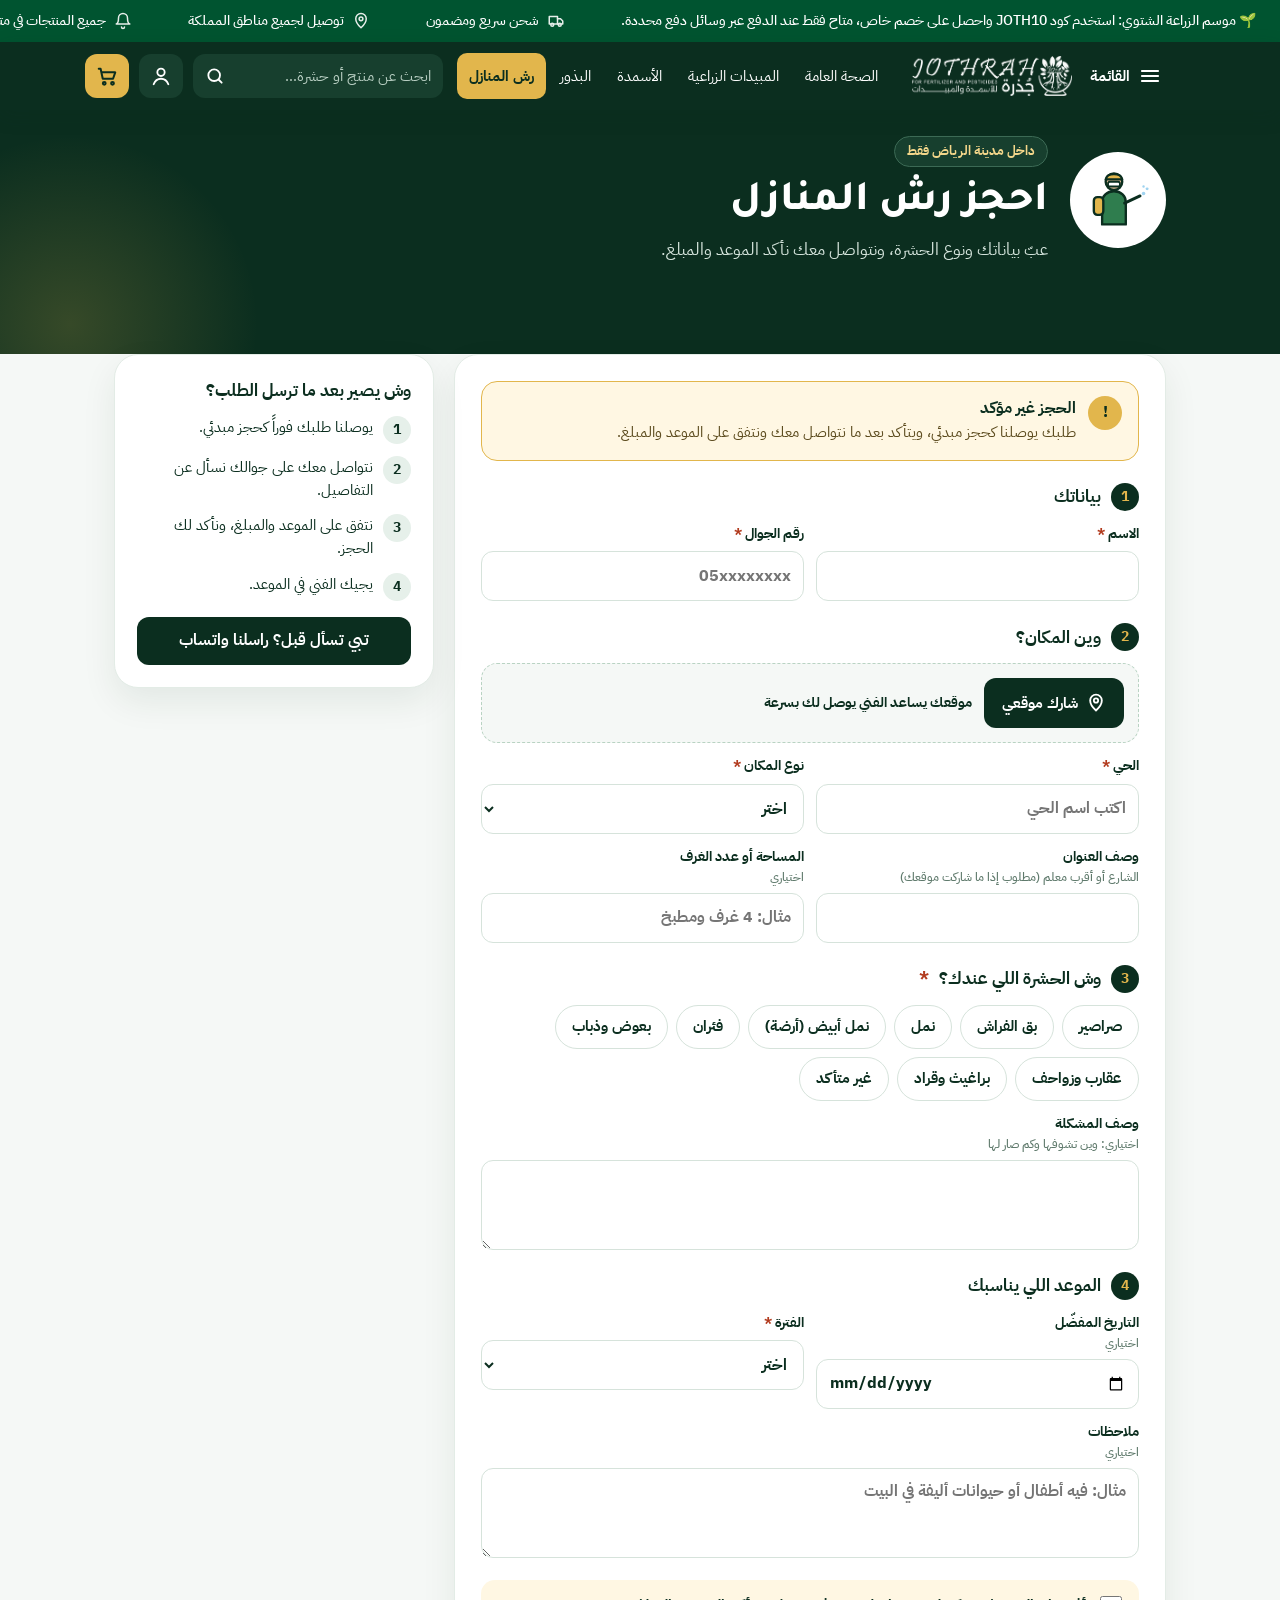
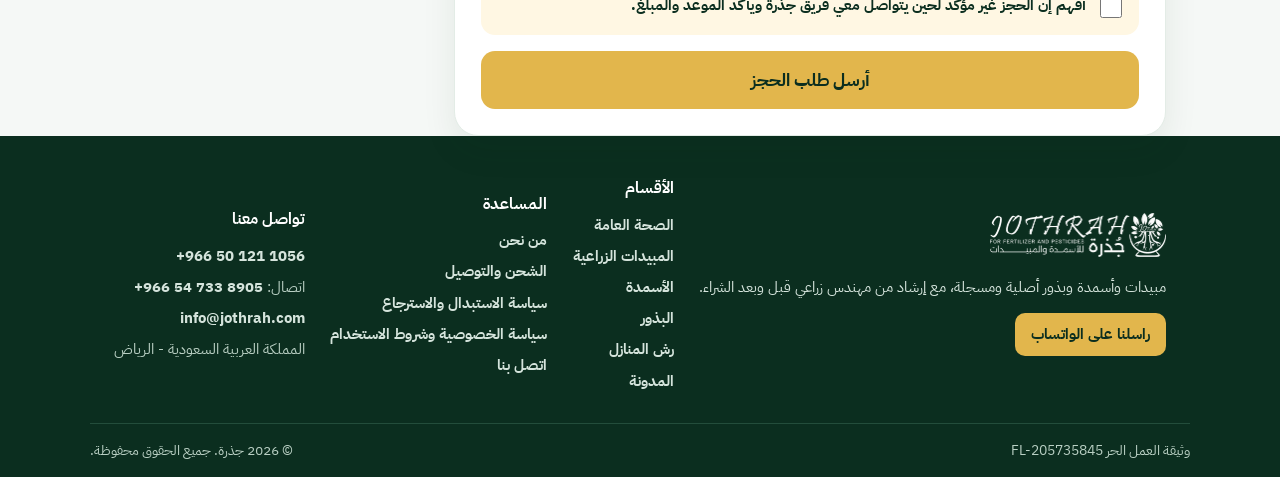
<file: booking/index.html>
<!DOCTYPE html>
<html lang="ar" dir="rtl">
<head>
<meta charset="utf-8">
<meta name="viewport" content="width=device-width,initial-scale=1,viewport-fit=cover">
<title>احجز رش المنازل داخل الرياض | جذرة</title>
<meta name="description" content="اطلب خدمة رش المنازل من جذرة داخل مدينة الرياض. عبّ النموذج ونتواصل معك لتأكيد الموعد والمبلغ.">
<link rel="canonical" href="https://offers.jothrah.com/booking/">
<meta property="og:title" content="احجز رش المنازل داخل الرياض | جذرة">
<meta property="og:description" content="عبّ النموذج ونتواصل معك لتأكيد الموعد والمبلغ.">
<meta property="og:url" content="https://offers.jothrah.com/booking/">
<meta property="og:locale" content="ar_SA">
<meta name="theme-color" content="#0b2e1f">
<link rel="icon" href="/assets/logo-dark.png">
<link rel="preconnect" href="https://fonts.googleapis.com"><link rel="preconnect" href="https://fonts.gstatic.com" crossorigin>
<link href="https://fonts.googleapis.com/css2?family=IBM+Plex+Sans+Arabic:wght@400;500;700&family=Tajawal:wght@800&display=swap" rel="stylesheet">
<style>
*{box-sizing:border-box}html{scroll-behavior:smooth}
body{margin:0;min-height:100vh;display:flex;flex-direction:column;background:#f5f8f6;color:#0b2e1f;font-family:'IBM Plex Sans Arabic',system-ui,sans-serif;line-height:1.6}
a{color:inherit}
.wrap{max-width:1100px;margin:0 auto;padding:0 24px}
header{background:#0b2e1f;color:#fff;position:sticky;top:0;z-index:20;box-shadow:0 6px 18px rgba(11,46,31,.18)}
.hd{display:flex;align-items:center;justify-content:space-between;gap:12px;min-height:66px}
.hd img{height:40px;width:auto;display:block}
.hd nav{display:flex;gap:8px}
.hd nav a{text-decoration:none;font-weight:700;font-size:14.5px;padding:10px 14px;border-radius:12px;background:#173f2e;color:#fff;white-space:nowrap}
.hd nav a.wa{background:#e2b64c;color:#0b2e1f}
.hero{background:#0b2e1f;color:#fff;padding:26px 0 90px;position:relative;overflow:hidden}
.hero::after{content:'';position:absolute;left:-120px;bottom:-160px;width:380px;height:380px;border-radius:50%;background:radial-gradient(circle,rgba(226,182,76,.2),rgba(226,182,76,0) 70%)}
.hero-in{display:flex;gap:22px;align-items:center}
.hero-ic{flex:none;width:96px;height:96px;border-radius:50%;background:#fff;display:grid;place-items:center}
.hero-ic svg{width:74%;height:74%}
.tag{display:inline-block;background:#173f2e;color:#f3d68a;border:1px solid #3c6a55;border-radius:999px;padding:4px 12px;font-size:13px;font-weight:700}
h1{font-family:Tajawal,'IBM Plex Sans Arabic',sans-serif;font-weight:800;font-size:clamp(28px,4vw,42px);line-height:1.25;margin:10px 0 8px}
.hero p{margin:0;color:#d5e4dc;font-size:16.5px;max-width:640px}
main{flex:1;width:100%;margin-top:-64px;position:relative;z-index:2;padding-bottom:60px}
.grid{display:grid;grid-template-columns:minmax(0,1fr) 320px;gap:20px;align-items:start}
.card{background:#fff;border:1px solid #e3ece6;border-radius:24px;padding:26px;box-shadow:0 14px 34px rgba(11,46,31,.08)}
.note{display:flex;gap:12px;background:#fff7e3;border:1.5px solid #e2b64c;border-radius:16px;padding:14px 16px;margin-bottom:22px}
.note b{display:block;font-size:15.5px}.note span{font-size:14.5px;color:#5b4a1d}
.note i{flex:none;width:34px;height:34px;border-radius:50%;background:#e2b64c;display:grid;place-items:center;font-style:normal;font-weight:800}
fieldset{border:0;padding:0;margin:0 0 22px}
legend{font-size:17px;font-weight:800;margin-bottom:12px;padding:0;display:flex;align-items:center;gap:10px}
legend .n{width:28px;height:28px;border-radius:50%;background:#0b2e1f;color:#e2b64c;display:grid;place-items:center;font-size:14px}
.row{display:grid;grid-template-columns:repeat(2,minmax(0,1fr));gap:12px}
label.f{display:block;font-weight:700;font-size:14px}label.f>input,label.f>select,label.f>textarea{display:block;margin-top:6px}
label.f small{display:block;font-weight:500;color:#5f7a6c}
.req{color:#b23b1e}
input[type=text],input[type=tel],input[type=date],select,textarea{font:inherit;font-size:16px;color:#0b2e1f;background:#fff;border:1.5px solid #d6e3db;border-radius:12px;padding:10px 12px;min-height:50px;width:100%}
textarea{min-height:90px;resize:vertical}
input:focus,select:focus,textarea:focus{outline:none;border-color:#2f7d4e;box-shadow:0 0 0 3px rgba(47,125,78,.18)}
.chips{display:flex;flex-wrap:wrap;gap:8px}
.chip input{position:absolute;opacity:0;pointer-events:none}
.chip span{display:inline-flex;align-items:center;min-height:44px;padding:0 16px;border:1.5px solid #d6e3db;border-radius:999px;font-weight:700;font-size:14.5px;cursor:pointer;background:#fff;user-select:none}
.chip input:checked+span{background:#0b2e1f;border-color:#0b2e1f;color:#fff}
.chip input:focus-visible+span{outline:3px solid #e2b64c;outline-offset:2px}
.loc{display:flex;flex-wrap:wrap;align-items:center;gap:12px;background:#f5f8f6;border:1.5px dashed #b9d3c3;border-radius:16px;padding:14px}
.loc button{font:inherit;font-weight:700;font-size:15px;min-height:50px;padding:0 18px;border-radius:12px;border:0;background:#0b2e1f;color:#fff;cursor:pointer;display:inline-flex;align-items:center;gap:8px}
.loc button:disabled{opacity:.6}
.loc-st{font-size:14px;font-weight:700}
.loc-st.ok{color:#2f7d4e}.loc-st.err{color:#b23b1e}
.agree{display:flex;gap:10px;align-items:flex-start;background:#fff7e3;border-radius:14px;padding:14px;font-weight:700;font-size:14.5px;cursor:pointer}
.agree input{width:22px;height:22px;flex:none;margin-top:2px;accent-color:#0b2e1f}
.send{width:100%;font:inherit;font-weight:800;font-size:18px;min-height:58px;border-radius:14px;border:0;background:#e2b64c;color:#0b2e1f;cursor:pointer;margin-top:16px}
.send:disabled{opacity:.6;cursor:wait}
.err{display:none;margin-top:12px;background:#fdecea;color:#8a1f11;border-radius:12px;padding:12px 14px;font-weight:700}
.err.on{display:block}
.hp{position:absolute;width:1px;height:1px;overflow:hidden;clip:rect(0 0 0 0);clip-path:inset(50%);white-space:nowrap;opacity:0}
aside .card{padding:22px}
aside h2{font-size:17px;margin:0 0 12px}
.steps{list-style:none;margin:0;padding:0;display:flex;flex-direction:column;gap:12px}
.steps li{display:flex;gap:10px;align-items:flex-start;font-size:14.5px}
.steps li b{flex:none;width:28px;height:28px;border-radius:50%;background:#e6f0ea;color:#0b2e1f;display:grid;place-items:center;font-size:13.5px}
.side-wa{display:flex;align-items:center;justify-content:center;margin-top:16px;min-height:48px;border-radius:12px;background:#0b2e1f;color:#fff;text-decoration:none;font-weight:700}
.done{text-align:center;padding:16px 4px}
.done .ok{width:84px;height:84px;margin:0 auto 14px;border-radius:50%;background:#e6f0ea;display:grid;place-items:center}
.done h2{font-family:Tajawal,sans-serif;font-size:28px;margin:0 0 6px}
.done .ref{display:inline-block;direction:ltr;background:#0b2e1f;color:#e2b64c;border-radius:10px;padding:6px 14px;font-weight:800;font-size:18px;margin:8px 0 14px}
.done p{margin:0 auto 10px;max-width:520px}
.done a{display:inline-flex;align-items:center;justify-content:center;min-height:50px;padding:0 20px;border-radius:12px;font-weight:700;text-decoration:none;margin:6px}
.done a.p{background:#e2b64c;color:#0b2e1f}.done a.s{border:1.5px solid #0b2e1f;color:#0b2e1f}
footer{background:#0b2e1f;color:#b9cfc3;padding:26px 0;font-size:14px}
footer .wrap{display:flex;justify-content:space-between;gap:12px;flex-wrap:wrap;align-items:center}
footer a{color:#fff;text-decoration:none;font-weight:700}
@media (max-width:900px){.grid{grid-template-columns:minmax(0,1fr)}}
@media (max-width:600px){.wrap{padding:0 16px}.row{grid-template-columns:minmax(0,1fr)}.card{padding:18px;border-radius:20px}.hero-ic{width:70px;height:70px}.hero-in{align-items:flex-start}.hd nav a.store{display:none}.loc button{width:100%;justify-content:center}}
/* ===== هيدر المتجر ===== */
.tick{background:#005430;color:#fff;height:42px;overflow:hidden;display:flex;align-items:center;position:relative}
.tick-track{display:flex;gap:56px;white-space:nowrap;animation:tk 48s linear infinite;padding-inline-start:24px;will-change:transform}
.tick-track span{display:inline-flex;align-items:center;gap:8px;font-size:14px;font-weight:500}
.tick-track svg{flex:none;opacity:.9}
.tick:hover .tick-track{animation-play-state:paused}
@keyframes tk{from{transform:translateX(0)}to{transform:translateX(50%)}}
header.sh{background:#0b2e1f;color:#fff;position:sticky;top:0;z-index:30;box-shadow:0 6px 18px rgba(11,46,31,.18)}
.sh-in{display:flex;align-items:center;gap:14px;min-height:68px}
.sh-menu{display:inline-flex;align-items:center;gap:8px;background:none;border:0;color:#fff;font:inherit;font-size:15px;font-weight:700;cursor:pointer;padding:8px 4px;white-space:nowrap}
.sh-logo img{height:40px;width:auto;display:block}
.sh-nav{display:flex;align-items:center;gap:2px;margin-inline-start:8px}
.sh-nav a{color:#fff;text-decoration:none;font-size:15px;padding:11px 12px;border-radius:10px;white-space:nowrap}
.sh-nav a:hover{background:#173f2e}
.sh-nav a.on{background:#e2b64c;color:#0b2e1f;font-weight:700}
.sh-end{display:flex;align-items:center;gap:10px;margin-inline-start:auto}
.sh-search{display:flex;align-items:center;background:#173f2e;border-radius:12px;height:44px;width:250px;padding:0 12px;gap:8px}
.sh-search input{flex:1;min-width:0;background:none;border:0;color:#fff;font:inherit;font-size:15px;outline:none;height:100%;min-height:0;padding:0}
.sh-search input::placeholder{color:#b9cfc3}
.sh-search button{background:none;border:0;color:#fff;cursor:pointer;display:grid;place-items:center;padding:0}
.sh-ic{width:44px;height:44px;border-radius:12px;display:grid;place-items:center;text-decoration:none}
.sh-ic.acc{background:#173f2e;color:#fff}
.sh-ic.cart{background:#e2b64c;color:#0b2e1f}
.drawer{position:fixed;inset:0;z-index:60;display:none}
.drawer.open{display:block}
.drawer-bg{position:absolute;inset:0;background:rgba(0,0,0,.55)}
.drawer-pn{position:absolute;top:0;bottom:0;right:0;width:min(320px,86vw);background:#0b2e1f;color:#fff;padding:18px;display:flex;flex-direction:column;gap:4px;overflow:auto}
.drawer-pn .x{align-self:flex-start;background:#173f2e;border:0;color:#fff;width:40px;height:40px;border-radius:10px;font-size:22px;cursor:pointer;margin-bottom:10px}
.drawer-pn a{color:#fff;text-decoration:none;font-size:16px;font-weight:700;padding:13px 12px;border-radius:10px}
.drawer-pn a.on{background:#e2b64c;color:#0b2e1f}
.drawer-pn hr{border:0;border-top:1px solid #234d3b;margin:8px 0}
.drawer-pn a.sm{font-weight:500;font-size:15px;color:#d5e4dc}
/* ===== فوتر المتجر ===== */
footer.sf{background:#0b2e1f;color:#b9cfc3;padding:40px 0 0;font-size:14.5px}
.sf-grid{display:grid;grid-template-columns:1.4fr 1fr 1fr 1.2fr;gap:28px}
.sf-grid h3{color:#fff;font-size:16px;margin:0 0 12px}
.sf-grid ul{list-style:none;margin:0;padding:0;display:flex;flex-direction:column;gap:8px}
.sf-grid a{color:#d5e4dc;text-decoration:none}
.sf-grid a:hover{color:#e2b64c}
.sf-about img{height:44px;width:auto;margin-bottom:12px}
.sf-about p{margin:0 0 14px;color:#d5e4dc}
.sf-wa{display:inline-flex;align-items:center;gap:8px;background:#e2b64c;color:#0b2e1f!important;font-weight:700;border-radius:10px;padding:10px 16px}
.sf-bot{border-top:1px solid #234d3b;margin-top:30px;padding:16px 0;display:flex;justify-content:space-between;flex-wrap:wrap;gap:8px;font-size:13.5px}
@media (max-width:1100px){.sh-nav{display:none}}
@media (max-width:900px){.sf-grid{grid-template-columns:1fr 1fr}}
@media (max-width:700px){.sh-search{display:none}.sh-logo img{height:34px}.sh-in{gap:8px;min-height:60px}.tick{height:36px}.tick-track span{font-size:13px}}
@media (max-width:560px){.sf-grid{grid-template-columns:1fr}.sh-menu span{display:none}}
@media (prefers-reduced-motion:reduce){*{animation:none!important;transition:none!important}}
</style>
</head>
<body>
<div class="tick" aria-label="إعلانات المتجر"><div class="tick-track"><span>🌱 موسم الزراعة الشتوي: استخدم كود JOTH10 واحصل على خصم خاص، متاح فقط عند الدفع عبر وسائل دفع محددة.</span><span><svg width="18" height="18" viewBox="0 0 24 24" fill="none" stroke="currentColor" stroke-width="2" stroke-linecap="round" stroke-linejoin="round" aria-hidden="true"><path d="M3 6h11v10H3z"/><path d="M14 9h4l3 3v4h-7"/><circle cx="7" cy="17" r="2"/><circle cx="17" cy="17" r="2"/></svg>شحن سريع ومضمون</span><span><svg width="18" height="18" viewBox="0 0 24 24" fill="none" stroke="currentColor" stroke-width="2" stroke-linecap="round" stroke-linejoin="round" aria-hidden="true"><path d="M12 21s-7-6.2-7-12a7 7 0 0 1 14 0c0 5.8-7 12-7 12z"/><circle cx="12" cy="9" r="2.5"/></svg>توصيل لجميع مناطق المملكة</span><span><svg width="18" height="18" viewBox="0 0 24 24" fill="none" stroke="currentColor" stroke-width="2" stroke-linecap="round" stroke-linejoin="round" aria-hidden="true"><path d="M6 8a6 6 0 1 1 12 0c0 7 3 8 3 8H3s3-1 3-8"/><path d="M10 20a2 2 0 0 0 4 0"/></svg>جميع المنتجات في متجرنا مسجلة لدى الجهات الرسمية، يتم استخدام المنتجات وفق التعليمات والإرشادات الخاصة بكل منتج</span><span>🌱 موسم الزراعة الشتوي: استخدم كود JOTH10 واحصل على خصم خاص، متاح فقط عند الدفع عبر وسائل دفع محددة.</span><span><svg width="18" height="18" viewBox="0 0 24 24" fill="none" stroke="currentColor" stroke-width="2" stroke-linecap="round" stroke-linejoin="round" aria-hidden="true"><path d="M3 6h11v10H3z"/><path d="M14 9h4l3 3v4h-7"/><circle cx="7" cy="17" r="2"/><circle cx="17" cy="17" r="2"/></svg>شحن سريع ومضمون</span><span><svg width="18" height="18" viewBox="0 0 24 24" fill="none" stroke="currentColor" stroke-width="2" stroke-linecap="round" stroke-linejoin="round" aria-hidden="true"><path d="M12 21s-7-6.2-7-12a7 7 0 0 1 14 0c0 5.8-7 12-7 12z"/><circle cx="12" cy="9" r="2.5"/></svg>توصيل لجميع مناطق المملكة</span><span><svg width="18" height="18" viewBox="0 0 24 24" fill="none" stroke="currentColor" stroke-width="2" stroke-linecap="round" stroke-linejoin="round" aria-hidden="true"><path d="M6 8a6 6 0 1 1 12 0c0 7 3 8 3 8H3s3-1 3-8"/><path d="M10 20a2 2 0 0 0 4 0"/></svg>جميع المنتجات في متجرنا مسجلة لدى الجهات الرسمية، يتم استخدام المنتجات وفق التعليمات والإرشادات الخاصة بكل منتج</span></div></div>
<header class="sh">
<div class="wrap sh-in">
<button class="sh-menu" type="button" id="menuBtn" aria-label="القائمة" aria-expanded="false"><svg width="24" height="24" viewBox="0 0 24 24" fill="none" stroke="currentColor" stroke-width="2.2" stroke-linecap="round" aria-hidden="true"><path d="M4 7h16M4 12h16M4 17h16"/></svg><span>القائمة</span></button>
<a class="sh-logo" href="https://jothrah.com/ar" aria-label="متجر جذرة"><img src="/assets/logo-light.png" alt="جذرة للأسمدة والمبيدات والبذور" width="160" height="40"></a>
<nav class="sh-nav" aria-label="أقسام المتجر"><a href="https://jothrah.com/ar/PublicHealth-Insecticide/c1409105685">الصحة العامة</a><a href="https://jothrah.com/ar/Pesticides/c199643191">المبيدات الزراعية</a><a href="https://jothrah.com/ar/Fertilizers/c63252591">الأسمدة</a><a href="https://jothrah.com/ar/Seeds/c2074406823">البذور</a><a class="on" href="https://offers.jothrah.com/booking/" aria-current="page">رش المنازل</a></nav>
<div class="sh-end">
<form class="sh-search" action="https://jothrah.com/ar/search" method="get" role="search"><input type="search" name="q" placeholder="ابحث عن منتج أو حشرة…" aria-label="ابحث في المتجر"><button type="submit" aria-label="بحث"><svg width="20" height="20" viewBox="0 0 24 24" fill="none" stroke="currentColor" stroke-width="2.2" stroke-linecap="round" aria-hidden="true"><circle cx="11" cy="11" r="7"/><path d="M20 20l-3.5-3.5"/></svg></button></form>
<a class="sh-ic acc" href="https://jothrah.com/ar/account/orders" aria-label="حسابي"><svg width="22" height="22" viewBox="0 0 24 24" fill="none" stroke="currentColor" stroke-width="2" stroke-linecap="round" aria-hidden="true"><circle cx="12" cy="8" r="4"/><path d="M4 21c1.5-4 4.5-6 8-6s6.5 2 8 6"/></svg></a>
<a class="sh-ic cart" href="https://jothrah.com/ar/cart" aria-label="السلة"><svg width="22" height="22" viewBox="0 0 24 24" fill="none" stroke="currentColor" stroke-width="2.2" stroke-linecap="round" stroke-linejoin="round" aria-hidden="true"><path d="M3 4h2l2.4 11h11.2L21 8H6.2"/><circle cx="9" cy="20" r="1.5"/><circle cx="18" cy="20" r="1.5"/></svg></a>
</div>
</div>
</header>
<div class="drawer" id="drawer" aria-hidden="true"><div class="drawer-bg" data-x></div><div class="drawer-pn" role="dialog" aria-label="القائمة"><button class="x" type="button" data-x aria-label="إغلاق">×</button><a href="https://jothrah.com/ar/PublicHealth-Insecticide/c1409105685">الصحة العامة</a><a href="https://jothrah.com/ar/Pesticides/c199643191">المبيدات الزراعية</a><a href="https://jothrah.com/ar/Fertilizers/c63252591">الأسمدة</a><a href="https://jothrah.com/ar/Seeds/c2074406823">البذور</a><a class="on" href="https://offers.jothrah.com/booking/">رش المنازل</a><hr><a class="sm" href="https://jothrah.com/ar/search">ابحث في المتجر</a><a class="sm" href="https://jothrah.com/ar/cart">السلة</a><a class="sm" href="https://jothrah.com/ar/blog">المدونة</a><a class="sm" href="https://wa.me/966501211056">تواصل واتساب</a></div></div>



<section class="hero">
<div class="wrap hero-in">
<span class="hero-ic" aria-hidden="true"><svg viewBox="0 0 120 120"><circle cx="54" cy="30" r="14" fill="#f2c9a0" stroke="#0b2e1f" stroke-width="4"/><path d="M40 26c2-12 26-12 28 0z" fill="#e2b64c" stroke="#0b2e1f" stroke-width="4" stroke-linejoin="round"/><rect x="44" y="30" width="20" height="8" rx="3" fill="#fff" stroke="#0b2e1f" stroke-width="3"/><path d="M34 102V64c0-10 8-18 20-18s20 8 20 18v38z" fill="#2f7d4e" stroke="#0b2e1f" stroke-width="4" stroke-linejoin="round"/><rect x="20" y="56" width="16" height="30" rx="6" fill="#e2b64c" stroke="#0b2e1f" stroke-width="4"/><path d="M72 66l26-12" stroke="#0b2e1f" stroke-width="5" stroke-linecap="round"/><circle cx="104" cy="50" r="3" fill="#9fd3f0"/><circle cx="110" cy="42" r="2.5" fill="#9fd3f0"/><circle cx="104" cy="38" r="2" fill="#9fd3f0"/></svg></span>
<div>
<span class="tag">داخل مدينة الرياض فقط</span>
<h1>احجز رش المنازل</h1>
<p>عبّ بياناتك ونوع الحشرة، ونتواصل معك نأكد الموعد والمبلغ.</p>
</div>
</div>
</section>

<main class="wrap">
<div class="grid">
<div class="card" id="box">
<form id="bk" novalidate>
<div class="note" role="note"><i aria-hidden="true">!</i><div><b>الحجز غير مؤكد</b><span>طلبك يوصلنا كحجز مبدئي، ويتأكد بعد ما نتواصل معك ونتفق على الموعد والمبلغ.</span></div></div>

<fieldset>
<legend><span class="n">1</span>بياناتك</legend>
<div class="row">
<label class="f">الاسم <span class="req" aria-hidden="true">*</span><input type="text" name="cname" autocomplete="name" required maxlength="80"></label>
<label class="f">رقم الجوال <span class="req" aria-hidden="true">*</span><input type="tel" name="phone" inputmode="tel" autocomplete="tel" placeholder="05xxxxxxxx" required maxlength="20" dir="ltr" style="text-align:right"></label>
</div>
</fieldset>

<fieldset>
<legend><span class="n">2</span>وين المكان؟</legend>
<div class="loc">
<button type="button" id="locBtn"><svg width="20" height="20" viewBox="0 0 24 24" fill="none" stroke="currentColor" stroke-width="2.2" stroke-linecap="round" stroke-linejoin="round" aria-hidden="true"><path d="M12 21s-7-6.2-7-12a7 7 0 0 1 14 0c0 5.8-7 12-7 12z"/><circle cx="12" cy="9" r="2.6"/></svg>شارك موقعي</button>
<span class="loc-st" id="locSt" aria-live="polite">موقعك يساعد الفني يوصل لك بسرعة</span>
</div>
<div class="row" style="margin-top:12px">
<label class="f">الحي <span class="req" aria-hidden="true">*</span><input type="text" name="district" list="districts" required maxlength="80" placeholder="اكتب اسم الحي"></label>
<label class="f">نوع المكان <span class="req" aria-hidden="true">*</span><select name="placeType" required><option value="">اختر</option><option>شقة</option><option>دور</option><option>فيلا</option><option>استراحة</option><option>مكتب أو محل</option><option>مستودع</option><option>غير ذلك</option></select></label>
</div>
<div class="row" style="margin-top:12px">
<label class="f">وصف العنوان <small>الشارع أو أقرب معلم (مطلوب إذا ما شاركت موقعك)</small><input type="text" name="addressNote" maxlength="300"></label>
<label class="f">المساحة أو عدد الغرف <small>اختياري</small><input type="text" name="placeSize" maxlength="60" placeholder="مثال: 4 غرف ومطبخ"></label>
</div>
<datalist id="districts"></datalist>
</fieldset>

<fieldset>
<legend><span class="n">3</span>وش الحشرة اللي عندك؟ <span class="req" aria-hidden="true">*</span></legend>
<div class="chips" id="pests"></div>
<label class="f" style="margin-top:12px">وصف المشكلة <small>اختياري: وين تشوفها وكم صار لها</small><textarea name="pestNote" maxlength="500"></textarea></label>
</fieldset>

<fieldset>
<legend><span class="n">4</span>الموعد اللي يناسبك</legend>
<div class="row">
<label class="f">التاريخ المفضّل <small>اختياري</small><input type="date" name="preferredDate"></label>
<label class="f">الفترة <span class="req" aria-hidden="true">*</span><select name="preferredPeriod" required><option value="">اختر</option><option>صباحاً (8 - 12)</option><option>عصراً (12 - 5)</option><option>مساءً (5 - 10)</option><option>أي وقت</option></select></label>
</div>
<label class="f" style="margin-top:12px">ملاحظات <small>اختياري</small><textarea name="notes" maxlength="800" placeholder="مثال: فيه أطفال أو حيوانات أليفة في البيت"></textarea></label>
</fieldset>

<label class="agree"><input type="checkbox" name="agree" required><span>أفهم إن الحجز غير مؤكد لحين يتواصل معي فريق جذرة ويأكد الموعد والمبلغ.</span></label>
<div class="hp" aria-hidden="true"><label>اتركه فاضي<input type="text" name="website" tabindex="-1" autocomplete="off"></label></div>
<button class="send" type="submit" id="send">أرسل طلب الحجز</button>
<div class="err" id="err" role="alert"></div>
</form>
</div>

<aside>
<div class="card">
<h2>وش يصير بعد ما ترسل الطلب؟</h2>
<ol class="steps">
<li><b>1</b><span>يوصلنا طلبك فوراً كحجز مبدئي.</span></li>
<li><b>2</b><span>نتواصل معك على جوالك نسأل عن التفاصيل.</span></li>
<li><b>3</b><span>نتفق على الموعد والمبلغ، ونأكد لك الحجز.</span></li>
<li><b>4</b><span>يجيك الفني في الموعد.</span></li>
</ol>
<a class="side-wa" href="https://wa.me/966501211056?text=%D8%A3%D8%A8%D8%BA%D9%89%20%D8%AE%D8%AF%D9%85%D8%A9%20%D8%B1%D8%B4%20%D8%A7%D9%84%D9%85%D9%86%D8%A7%D8%B2%D9%84">تبي تسأل قبل؟ راسلنا واتساب</a>
</div>
</aside>
</div>
</main>

<footer class="sf">
<div class="wrap sf-grid">
<div class="sf-about"><img src="/assets/logo-light.png" alt="جذرة" width="176" height="44"><p>مبيدات وأسمدة وبذور أصلية ومسجلة، مع إرشاد من مهندس زراعي قبل وبعد الشراء.</p><a class="sf-wa" href="https://wa.me/966501211056">راسلنا على الواتساب</a></div>
<div><h3>الأقسام</h3><ul><li><a href="https://jothrah.com/ar/PublicHealth-Insecticide/c1409105685">الصحة العامة</a></li><li><a href="https://jothrah.com/ar/Pesticides/c199643191">المبيدات الزراعية</a></li><li><a href="https://jothrah.com/ar/Fertilizers/c63252591">الأسمدة</a></li><li><a href="https://jothrah.com/ar/Seeds/c2074406823">البذور</a></li><li><a href="https://offers.jothrah.com/booking/">رش المنازل</a></li><li><a href="https://jothrah.com/ar/blog">المدونة</a></li></ul></div>
<div><h3>المساعدة</h3><ul><li><a href="https://jothrah.com/ar/about/page-66879429">من نحن</a></li><li><a href="https://jothrah.com/ar/shipping-delivery/page-597037531">الشحن والتوصيل</a></li><li><a href="https://jothrah.com/ar/exchangereturn/page-1331191589">سياسة الاستبدال والاسترجاع</a></li><li><a href="https://jothrah.com/ar/privacypolicy/page-1513284553">سياسة الخصوصية وشروط الاستخدام</a></li><li><a href="https://jothrah.com/ar/contact-us/page-1937329587">اتصل بنا</a></li></ul></div>
<div><h3>تواصل معنا</h3><ul><li><a href="https://wa.me/966501211056" dir="ltr">+966 50 121 1056</a></li><li>اتصال: <a href="tel:+966547338905" dir="ltr">+966 54 733 8905</a></li><li><a href="mailto:info@jothrah.com">info@jothrah.com</a></li><li>المملكة العربية السعودية - الرياض</li></ul></div>
</div>
<div class="wrap sf-bot"><span>وثيقة العمل الحر FL-205735845</span><span>© 2026 جذرة. جميع الحقوق محفوظة.</span></div>
</footer>

<script>
(function(){
var API='https://jothrah-ai-bot.vercel.app/api/bookings';
var B={minLat:24.35,maxLat:25.2,minLng:46.3,maxLng:47.2};
var PESTS=['صراصير','بق الفراش','نمل','نمل أبيض (أرضة)','فئران','بعوض وذباب','عقارب وزواحف','براغيث وقراد','غير متأكد'];
var DISTRICTS=['الملقا','النرجس','الياسمين','حطين','الصحافة','الربيع','النخيل','الغدير','المروج','الورود','العليا','السليمانية','المعذر','الملز','الروضة','النسيم','السويدي','السويدي الغربي','العزيزية','الشفا','الحمراء','قرطبة','اليرموك','المونسية','الرمال','الشهداء','النظيم','السلي','الجزيرة','الربوة','الريان','الروابي','العقيق','القيروان','العارض','النفل','المصيف','التعاون','الازدهار','الواحة','صلاح الدين','المرسلات','الفلاح','الندى','الوادي','المغرزات','الملك فهد','الملك عبدالعزيز','الملك عبدالله','الملك فيصل','الفيحاء','السلام','النهضة','الخليج','الأندلس','غرناطة','إشبيلية','الفيصلية','المنار','الدار البيضاء','الحزم','العريجاء','العريجاء الغربية','العريجاء الوسطى','ظهرة لبن','ظهرة البديعة','البديعة','عرقة','طويق','نمار','بدر','المروة','عكاظ','الدريهمية','الشميسي','العود','منفوحة','الفوطة','المربع','الوزارات','الضباط','جرير','المؤتمرات','الصفا','الزهرة','الوشام','أم الحمام الشرقي','أم الحمام الغربي','الرحمانية','المحمدية','الرائد','القدس','الجنادرية','المعيزلة','السعادة','الإسكان','الدفاع','اليمامة','الخالدية','العمل','الصناعية'];
var dl=document.getElementById('districts');DISTRICTS.forEach(function(d){var o=document.createElement('option');o.value=d;dl.appendChild(o)});
var pw=document.getElementById('pests');PESTS.forEach(function(p){var l=document.createElement('label');l.className='chip';l.innerHTML='<input type="checkbox" name="pests" value="'+p+'"><span>'+p+'</span>';pw.appendChild(l)});
var f=document.getElementById('bk'),err=document.getElementById('err'),send=document.getElementById('send');
var today=new Date(Date.now()+3*3600*1000).toISOString().slice(0,10);f.preferredDate.min=today;
var src='';try{src=(new URLSearchParams(location.search).get('src')||document.referrer||'').slice(0,200)}catch(e){}
var loc=null,locBtn=document.getElementById('locBtn'),locSt=document.getElementById('locSt');
function inR(a,b){return a>=B.minLat&&a<=B.maxLat&&b>=B.minLng&&b<=B.maxLng}
function st(t,c){locSt.textContent=t;locSt.className='loc-st'+(c?' '+c:'')}
locBtn.addEventListener('click',function(){
 if(!navigator.geolocation){st('جهازك ما يدعم تحديد الموقع، اكتب وصف العنوان','err');return}
 locBtn.disabled=true;st('جاري تحديد موقعك…');
 navigator.geolocation.getCurrentPosition(function(p){
  locBtn.disabled=false;var a=p.coords.latitude,b=p.coords.longitude;
  if(!inR(a,b)){loc=null;st('موقعك يظهر خارج الرياض. الخدمة داخل مدينة الرياض فقط','err');return}
  loc={lat:a,lng:b,accuracy:p.coords.accuracy};st('تم تحديد موقعك داخل الرياض ✓','ok');locBtn.lastChild.textContent='حدّث موقعي';
 },function(e){locBtn.disabled=false;loc=null;st(e.code===1?'ما سمحت بالوصول للموقع. اكتب وصف العنوان بدلاً منه':'تعذر تحديد الموقع، جرّب مرة ثانية أو اكتب وصف العنوان','err')},{enableHighAccuracy:true,timeout:15000,maximumAge:60000});
});
function show(m,el){err.textContent=m;err.classList.add('on');if(el&&el.focus)el.focus()}
f.addEventListener('submit',function(ev){
 ev.preventDefault();err.classList.remove('on');
 var pests=[].slice.call(f.querySelectorAll('input[name=pests]:checked')).map(function(i){return i.value});
 var d={name:f.cname.value.trim(),phone:f.phone.value.trim(),district:f.district.value.trim(),addressNote:f.addressNote.value.trim(),placeType:f.placeType.value,placeSize:f.placeSize.value.trim(),pests:pests,pestNote:f.pestNote.value.trim(),preferredDate:f.preferredDate.value,preferredPeriod:f.preferredPeriod.value,notes:f.notes.value.trim(),agree:f.agree.checked,source:src,website:f.website.value,lat:loc?loc.lat:null,lng:loc?loc.lng:null,accuracy:loc?loc.accuracy:null};
 if(d.name.length<2)return show('اكتب اسمك',f.cname);
 var ph=d.phone.replace(/[٠-٩]/g,function(c){return '٠١٢٣٤٥٦٧٨٩'.indexOf(c)}).replace(/\D/g,'').replace(/^00966|^966/,'').replace(/^0/,'');
 if(!/^5\d{8}$/.test(ph))return show('اكتب رقم جوال سعودي صحيح يبدأ بـ 05',f.phone);
 if(d.district.length<2)return show('اكتب اسم الحي',f.district);
 if(!d.placeType)return show('اختر نوع المكان',f.placeType);
 if(!loc&&d.addressNote.length<4)return show('شارك موقعك أو اكتب وصف العنوان',f.addressNote);
 if(!pests.length)return show('اختر نوع الحشرة',f.querySelector('input[name=pests]'));
 if(d.preferredDate&&d.preferredDate<today)return show('اختر تاريخ اليوم أو بعده',f.preferredDate);
 if(!d.preferredPeriod)return show('اختر الفترة المناسبة',f.preferredPeriod);
 if(!d.agree)return show('لازم توافق على أن الحجز غير مؤكد لحين نتواصل معك',f.agree);
 send.disabled=true;send.textContent='جاري الإرسال…';
 fetch(API,{method:'POST',headers:{'Content-Type':'application/json'},body:JSON.stringify(d)}).then(function(r){return r.json().then(function(j){return{ok:r.ok,j:j}})}).then(function(x){
  if(!x.ok||!x.j.ok)throw new Error(x.j&&x.j.error||'');
  done(x.j.ref,d);
 }).catch(function(e){send.disabled=false;send.textContent='أرسل طلب الحجز';show(e.message||'صار خطأ أثناء الإرسال، جرّب مرة ثانية أو راسلنا على الواتساب')});
});
function done(ref,d){
 var box=document.getElementById('box');
 var msg='حياكم، أرسلت طلب حجز رش منازل رقم '+ref+' باسم '+d.name+' في حي '+d.district+'.';
 box.innerHTML='<div class="done" role="status"><div class="ok"><svg width="46" height="46" viewBox="0 0 24 24" fill="none" stroke="#2f7d4e" stroke-width="2.6" stroke-linecap="round" stroke-linejoin="round" aria-hidden="true"><path d="M5 12.5l4.2 4.2L19 7"/></svg></div><h2>وصلنا طلبك</h2><div class="ref">'+ref+'</div><p><b>الحجز غير مؤكد</b> لحين نتواصل معك ونأكد الموعد والمبلغ.</p><p>بنتصل عليك على رقمك قريباً. احتفظ برقم الحجز.</p><a class="p" href="https://wa.me/966501211056?text='+encodeURIComponent(msg)+'">تابع طلبك على الواتساب</a><a class="s" href="https://jothrah.com/ar">ارجع للمتجر</a></div>';
 box.scrollIntoView({behavior:'smooth',block:'start'});
}
})();
</script>
<script>
(function(){var d=document.getElementById('drawer'),b=document.getElementById('menuBtn');function o(v){d.classList.toggle('open',v);d.setAttribute('aria-hidden',v?'false':'true');b.setAttribute('aria-expanded',v?'true':'false');document.body.style.overflow=v?'hidden':''}b.addEventListener('click',function(){o(true)});d.addEventListener('click',function(e){if(e.target.hasAttribute('data-x'))o(false)});document.addEventListener('keydown',function(e){if(e.key==='Escape')o(false)});})();
</script>
</body>
</html>
</file>
